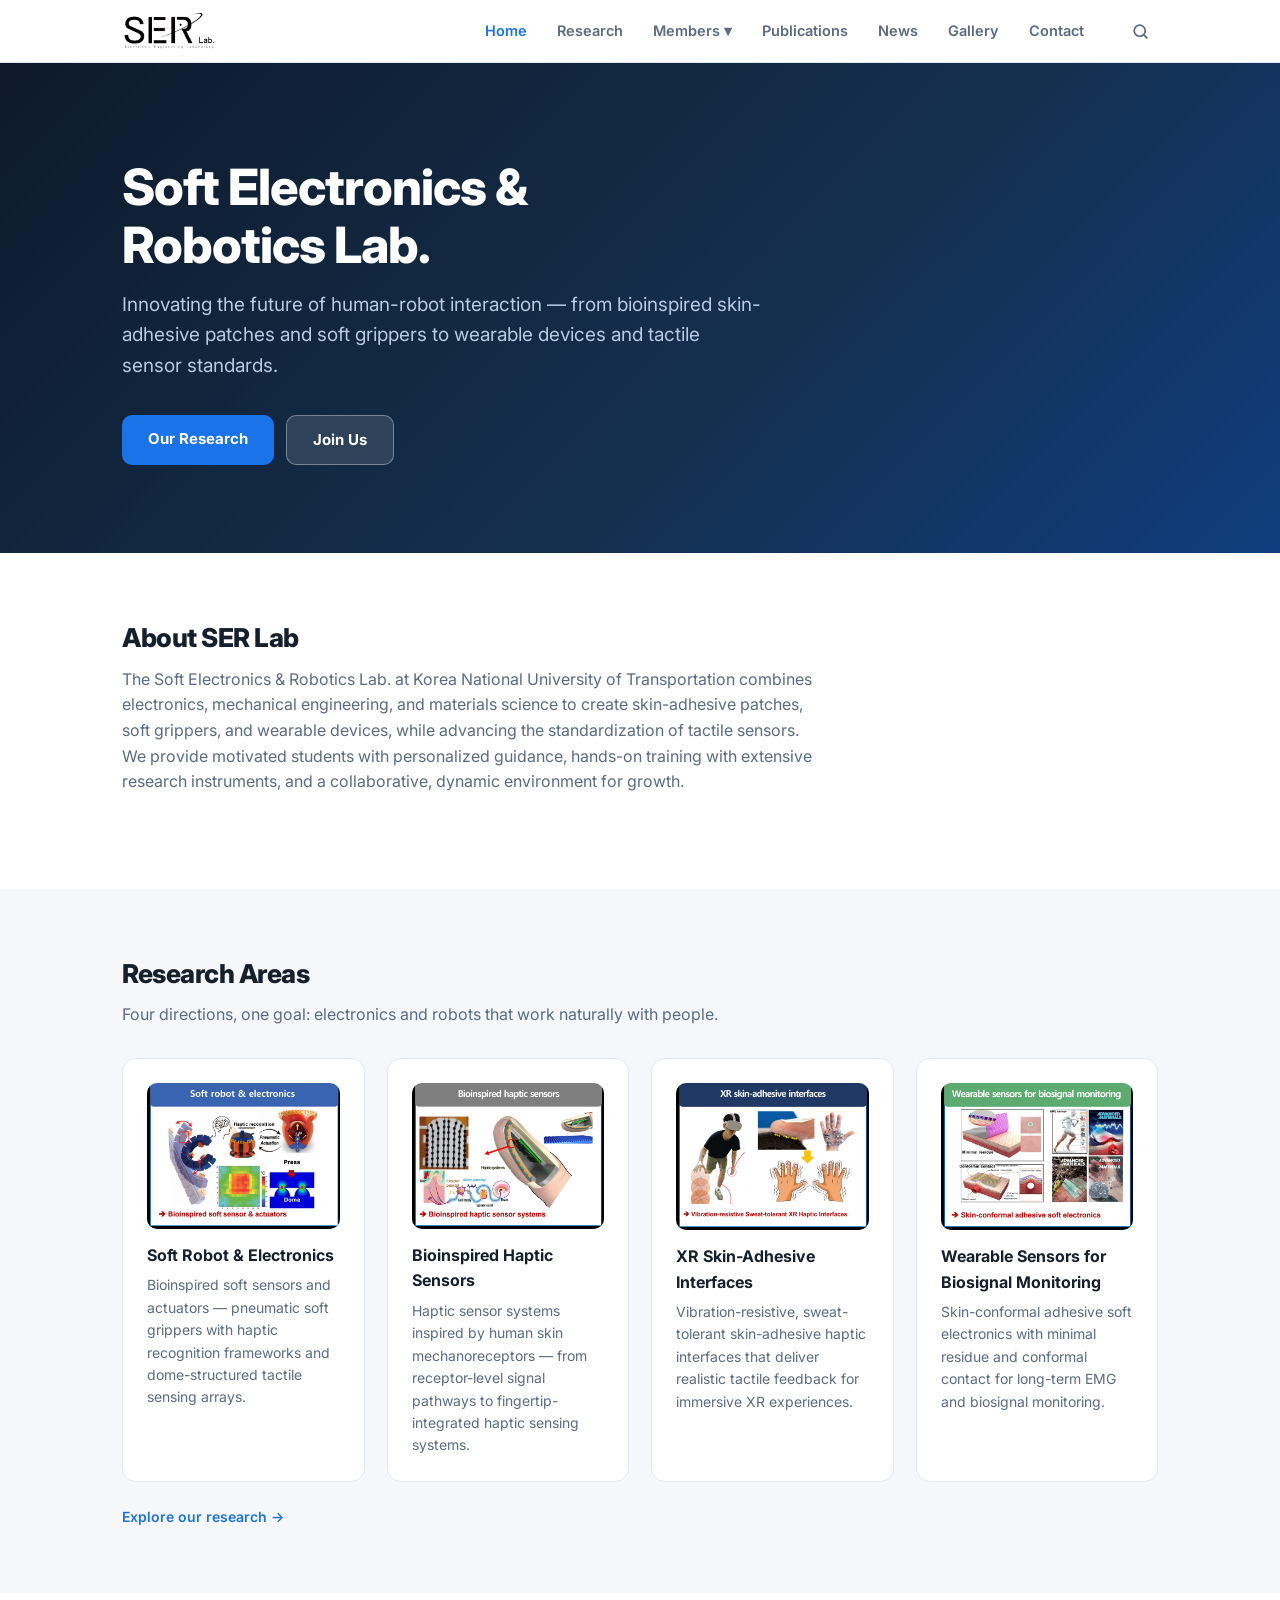
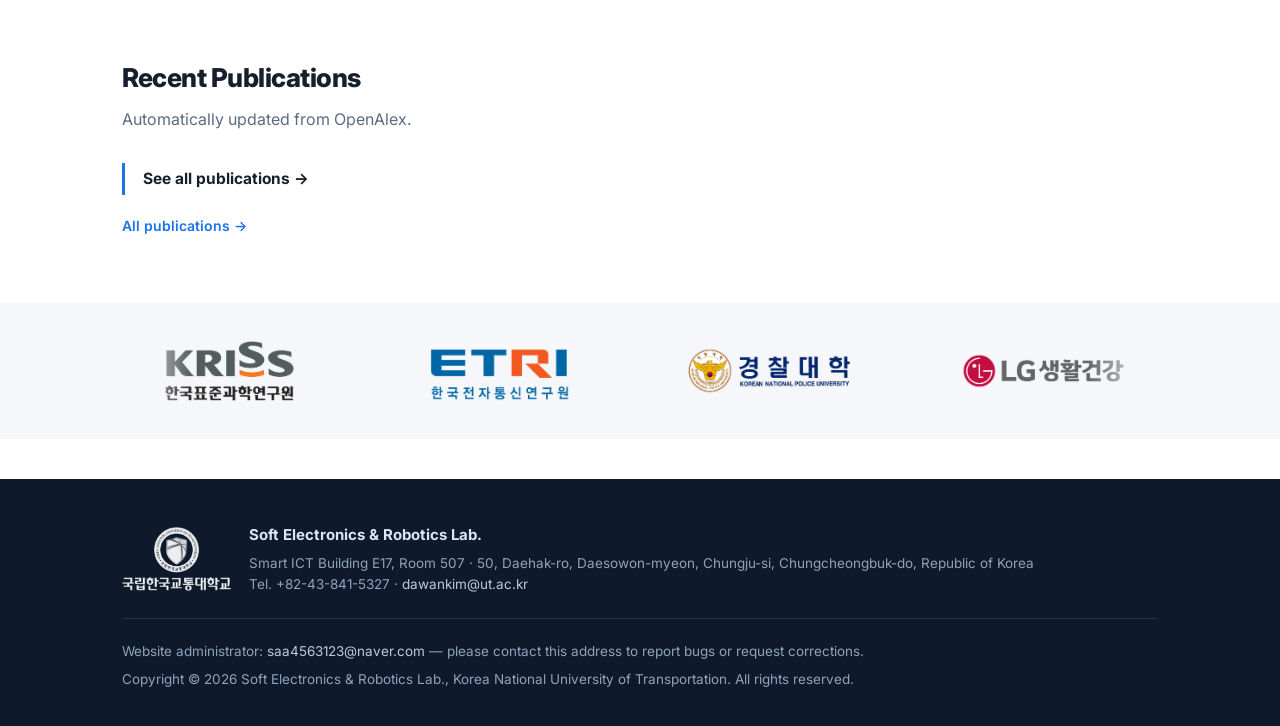
<file: index.html>
<!DOCTYPE html>
<html lang="en">
<head>
<meta charset="UTF-8">
<meta name="viewport" content="width=device-width, initial-scale=1.0">
<title>SER Lab — Soft Electronics & Robotics Lab</title>
<link rel="icon" type="image/png" sizes="32x32" href="images/favicon-32.png">
<link rel="icon" type="image/png" sizes="192x192" href="images/favicon-192.png">
<link rel="apple-touch-icon" href="images/apple-touch-icon.png">
<meta name="description" content="Soft Electronics & Robotics Lab at Korea National University of Transportation — skin-adhesive patches, soft grippers, wearable devices, and tactile sensor standardization.">
<link rel="preconnect" href="https://fonts.googleapis.com">
<link href="https://fonts.googleapis.com/css2?family=Inter:wght@400;600;700;800&display=swap" rel="stylesheet">
<link rel="stylesheet" href="css/style.css?v=36">
</head>
<body>

<section class="hero">
  <div class="wrap">
    <h1>Soft Electronics &amp;<br>Robotics Lab.</h1>
    <p class="tag">Innovating the future of human-robot interaction — from bioinspired
      skin-adhesive patches and soft grippers to wearable devices and tactile sensor standards.</p>
    <div class="cta">
      <a class="btn" href="research.html">Our Research</a>
      <a class="btn ghost" href="contact.html">Join Us</a>
    </div>
  </div>
</section>

<section class="sec">
  <div class="wrap">
    <h2>About SER Lab</h2>
    <p class="sub">
      The Soft Electronics &amp; Robotics Lab. at Korea National University of Transportation
      combines electronics, mechanical engineering, and materials science to create
      skin-adhesive patches, soft grippers, and wearable devices, while advancing the
      standardization of tactile sensors. We provide motivated students with personalized
      guidance, hands-on training with extensive research instruments, and a collaborative,
      dynamic environment for growth.
    </p>
  </div>
</section>

<section class="sec alt">
  <div class="wrap">
    <h2>Research Areas</h2>
    <p class="sub">Four directions, one goal: electronics and robots that work naturally with people.</p>
    <div class="grid c4" id="research-cards"></div>
    <p style="margin-top:22px"><a class="more" href="research.html">Explore our research →</a></p>
  </div>
</section>

<section class="sec">
  <div class="wrap">
    <h2>Recent Publications</h2>
    <p class="sub">Automatically updated from OpenAlex.</p>
    <div id="recent-pubs"><div class="recent-pub"><div class="t">Loading…</div></div></div>
    <p><a class="more" href="publications.html">All publications →</a></p>
  </div>
</section>

<section class="sec alt partners">
  <div class="wrap">
    <div class="marquee" id="partner-marquee"><div class="track"></div></div>
  </div>
</section>

<script src="data/site-data.js?v=36"></script>
<script src="js/content.js?v=36"></script>
<script src="js/common.js?v=36"></script>
<script>
"use strict";
// 연구 분야 카드 — research/ 폴더의 파일에서 자동으로 (Research 페이지와 같은 출처)
// 홈에는 순번이 빠른 4개(R-001~004)만 표시하고, 전체 목록은 Research 페이지에서 보여줍니다
loadResearch().then(list => {
  document.getElementById("research-cards").innerHTML = list.slice(0, 4).map(r => `
    <a class="card" href="research.html" style="color:inherit;text-decoration:none">
      ${r.image ? `<img class="fig" src="${encodeURI(r.image)}" alt="${r.title}" onerror="this.remove()" loading="lazy">` : ""}
      <h3 class="rt">${r.title}</h3>
      <p>${r.desc}</p>
    </a>`).join("");
});

// 협력 기관 회전 배너 — 목록을 두 번 이어붙여 끊김 없이 무한 순환
(() => {
  const one = window.SITE.partners.map(p => `
    <a href="${p.url}" target="_blank" rel="noopener" title="${p.name}">
      <img src="${p.img}" alt="${p.name}"
           onerror="this.outerHTML='<span class=txt>'+this.alt+'</span>'">
    </a>`).join("");
  const track = document.querySelector("#partner-marquee .track");
  track.innerHTML = one + one;
  track.style.setProperty("--dur", (window.SITE.partners.length * 4.5) + "s");   // 로고 1개당 4.5초 (크기에 맞춘 속도)
})();

// 최근 논문 3편 자동 로딩
(async () => {
  const box = document.getElementById("recent-pubs");
  try {
    const r = await fetch(`https://api.openalex.org/works?filter=authorships.author.id:${window.SITE.pub.authorId}` +
      `&per-page=3&sort=publication_date:desc&select=display_name,doi,publication_year,primary_location&mailto=${window.SITE.pub.mailto}`);
    const d = await r.json();
    box.innerHTML = d.results.map(w => `
      <div class="recent-pub">
        <div class="t"><a href="${w.doi || "publications.html"}" target="_blank" rel="noopener"
          style="color:inherit">${w.display_name}</a></div>
        <div class="v">${w.primary_location?.source?.display_name || ""}, ${w.publication_year}</div>
      </div>`).join("");
  } catch {
    box.innerHTML = `<div class="recent-pub"><div class="t">
      <a href="publications.html" style="color:inherit">See all publications →</a></div></div>`;
  }
})();
</script>
</body>
</html>
</file>
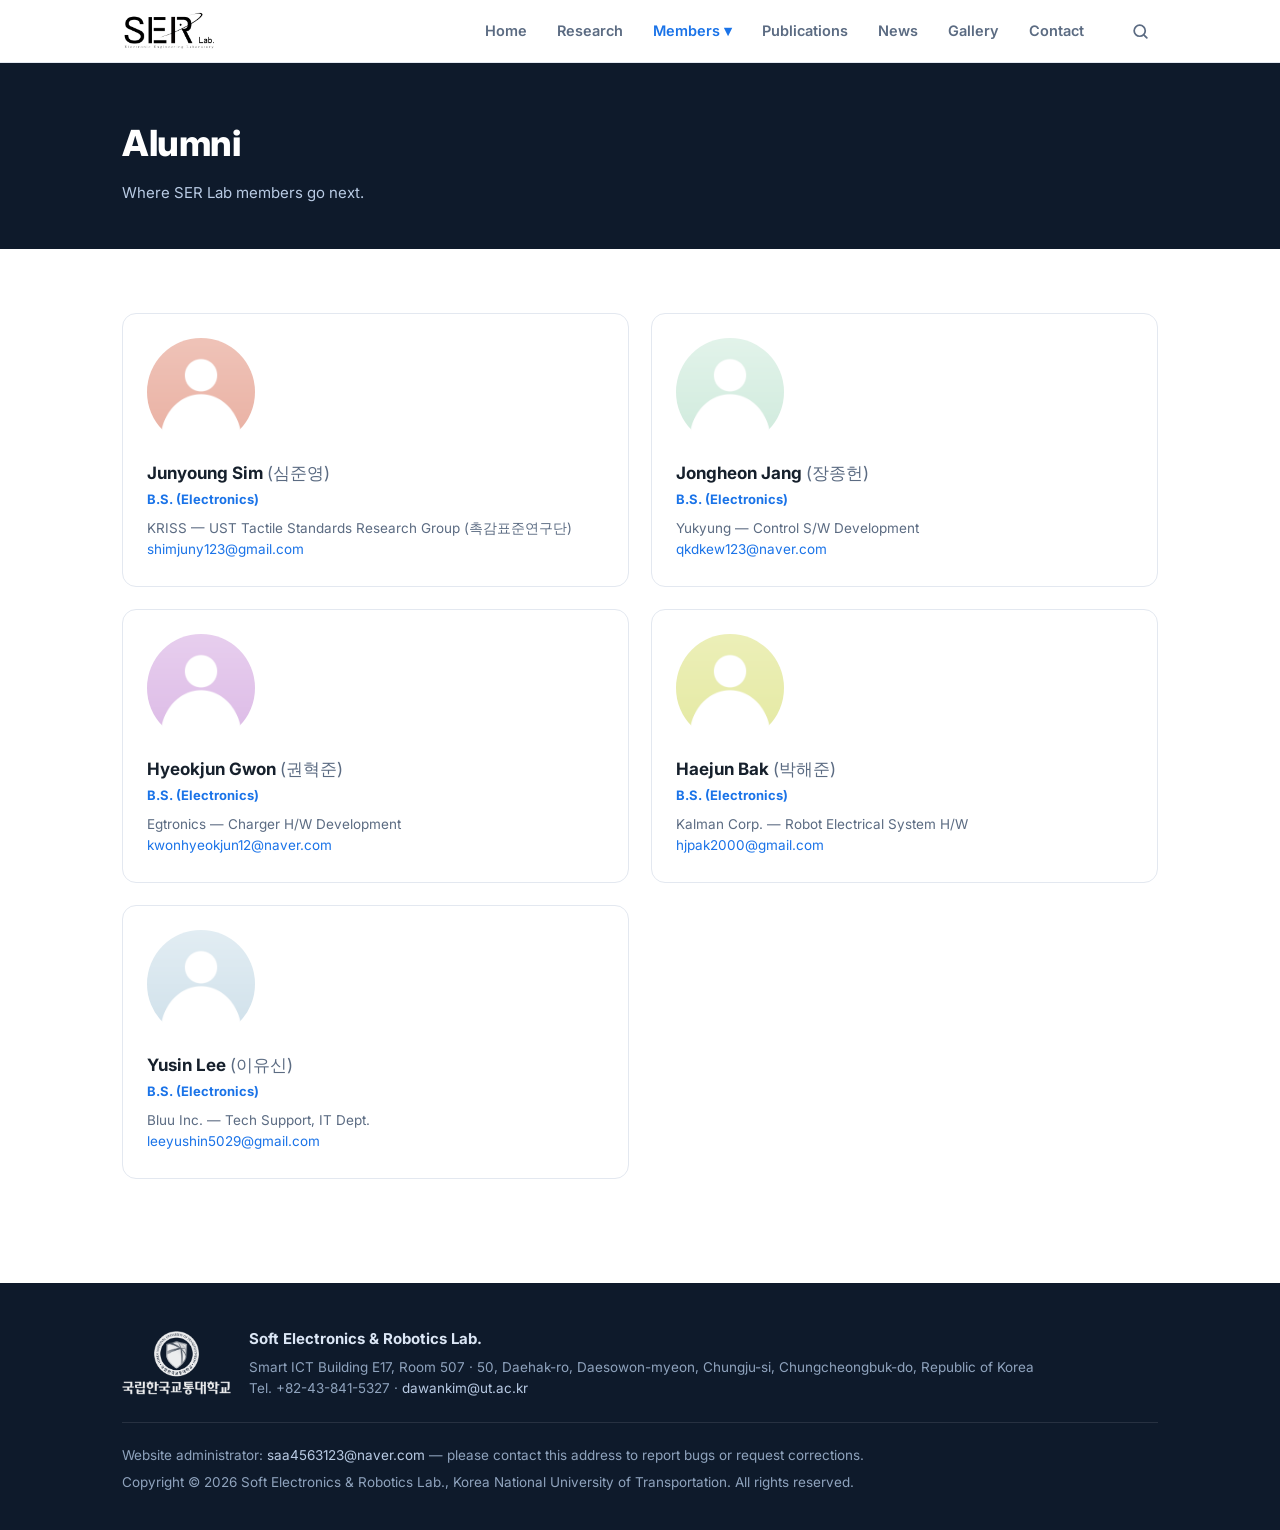
<file: alumni.html>
<!DOCTYPE html>
<html lang="en">
<head>
<meta charset="UTF-8">
<meta name="viewport" content="width=device-width, initial-scale=1.0">
<title>Alumni — SER Lab</title>
<link rel="icon" type="image/png" sizes="32x32" href="images/favicon-32.png">
<link rel="icon" type="image/png" sizes="192x192" href="images/favicon-192.png">
<link rel="apple-touch-icon" href="images/apple-touch-icon.png">
<link rel="preconnect" href="https://fonts.googleapis.com">
<link href="https://fonts.googleapis.com/css2?family=Inter:wght@400;600;700;800&display=swap" rel="stylesheet">
<link rel="stylesheet" href="css/style.css?v=36">
</head>
<body>

<section class="pagehead">
  <div class="wrap">
    <h1>Alumni</h1>
    <p>Where SER Lab members go next.</p>
  </div>
</section>

<section class="sec">
  <div class="wrap">
    <div class="grid c2" id="alumni-cards"></div>
  </div>
</section>

<script src="data/site-data.js?v=36"></script>
<script src="js/content.js?v=36"></script>
<script src="js/common.js?v=36"></script>
<script>
"use strict";
// 졸업생 = members/ 폴더의 ALU- 파일들. 순번(001, 002…)이 곧 졸업 순서입니다.
document.addEventListener("DOMContentLoaded", () => loadMembers().then(M => {
  const el = document.getElementById("alumni-cards");
  el.innerHTML = M.ALU.map(a => `
    <div class="card person" id="${a.base || ""}">
      ${avatarHtml(a)}
      ${tagsHtml(a.tags)}
      <div class="nm">${a.name} <span style="font-weight:400;color:var(--sub)">(${a.kor})</span></div>
      <div class="role">${a.degree}</div>
      <div class="info">${a.now || ""}${a.now && (a.email || a.scholar) ? "<br>" : ""}${[a.email ? `<a href="mailto:${a.email}">${a.email}</a>` : "", a.scholar ? `<a href="${a.scholar}" target="_blank" rel="noopener">Google Scholar</a>` : ""].filter(Boolean).join(" · ")}</div>
    </div>`).join("");
  attachAvatarFallback(el);   // 사진이 안 열리면 한 번 재시도 후 이니셜로
  equalizeCards(el);          // 카드 높이 통일
}));
</script>
</body>
</html>
</file>
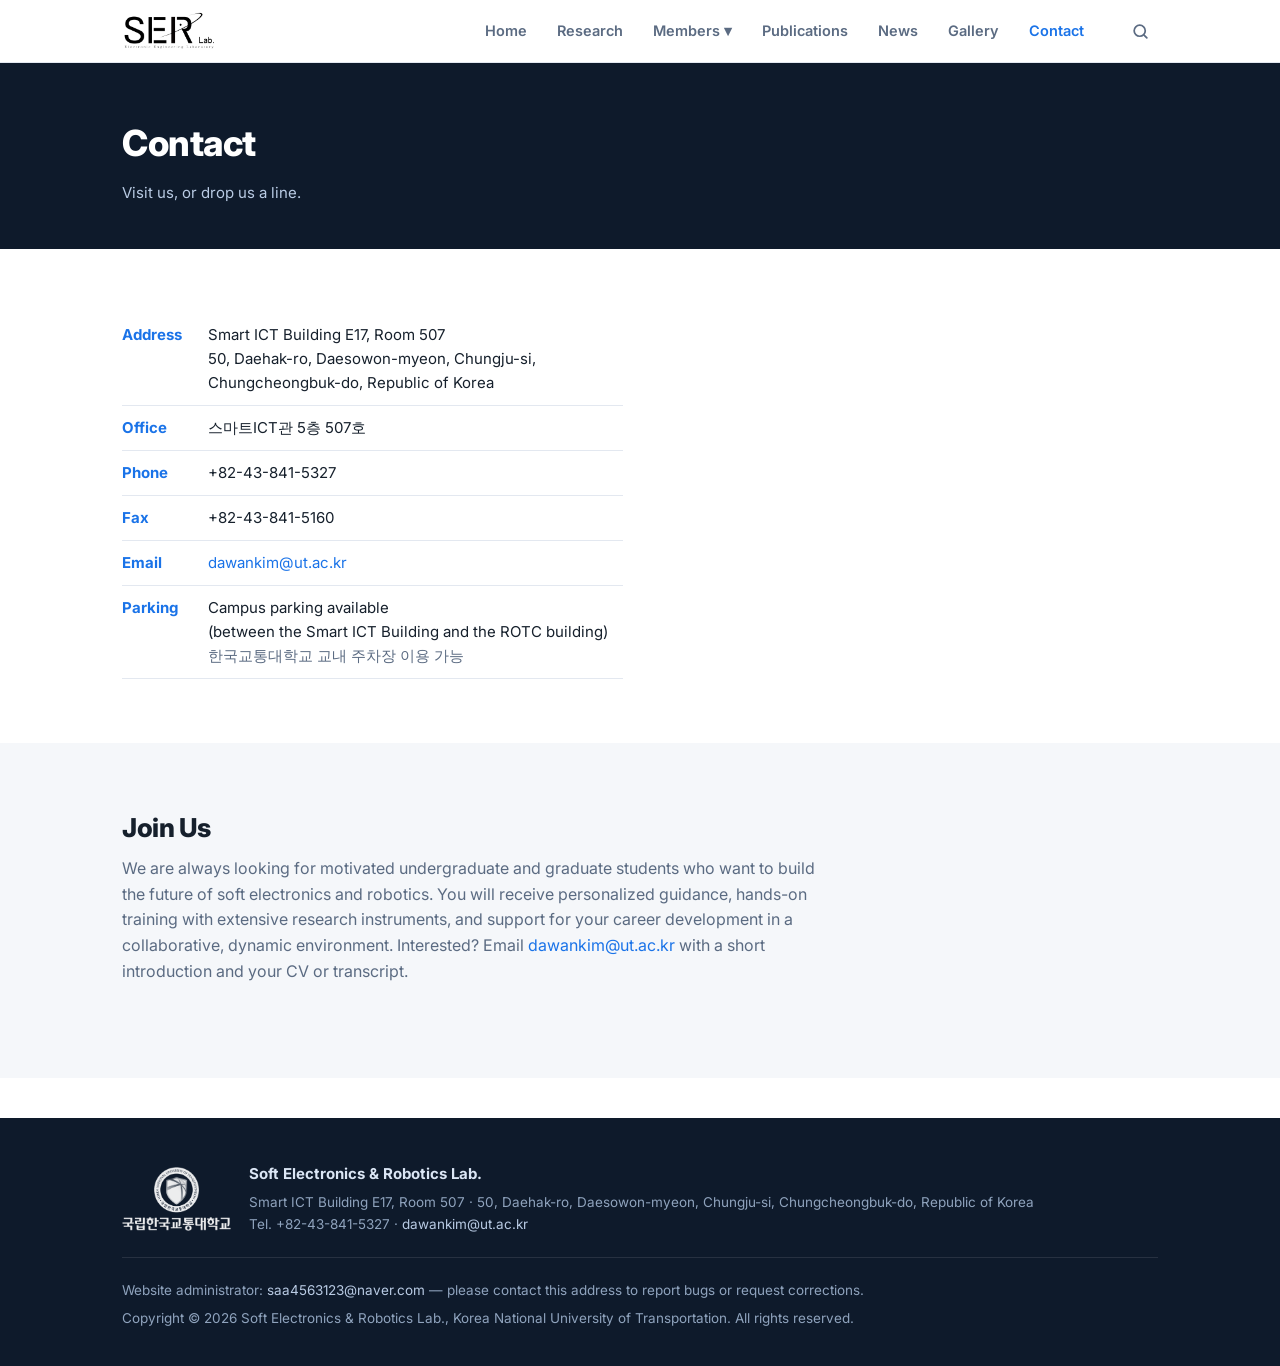
<file: contact.html>
<!DOCTYPE html>
<html lang="en">
<head>
<meta charset="UTF-8">
<meta name="viewport" content="width=device-width, initial-scale=1.0">
<title>Contact — SER Lab</title>
<link rel="icon" type="image/png" sizes="32x32" href="images/favicon-32.png">
<link rel="icon" type="image/png" sizes="192x192" href="images/favicon-192.png">
<link rel="apple-touch-icon" href="images/apple-touch-icon.png">
<link rel="preconnect" href="https://fonts.googleapis.com">
<link href="https://fonts.googleapis.com/css2?family=Inter:wght@400;600;700;800&display=swap" rel="stylesheet">
<link rel="stylesheet" href="css/style.css?v=36">
</head>
<body>

<section class="pagehead">
  <div class="wrap">
    <h1>Contact</h1>
    <p>Visit us, or drop us a line.</p>
  </div>
</section>

<section class="sec">
  <div class="wrap">
    <div class="contact-grid">
      <div>
        <ul class="clist">
          <li><b>Address</b><span>Smart ICT Building E17, Room 507<br>
            50, Daehak-ro, Daesowon-myeon, Chungju-si,<br>
            Chungcheongbuk-do, Republic of Korea</span></li>
          <li><b>Office</b><span>스마트ICT관 5층 507호</span></li>
          <li><b>Phone</b><span>+82-43-841-5327</span></li>
          <li><b>Fax</b><span>+82-43-841-5160</span></li>
          <li><b>Email</b><span><a href="mailto:dawankim@ut.ac.kr">dawankim@ut.ac.kr</a></span></li>
          <li><b>Parking</b><span>Campus parking available<br>
            (between the Smart ICT Building and the ROTC building)<br>
            <span style="color:var(--sub)">한국교통대학교 교내 주차장 이용 가능</span></span></li>
        </ul>
      </div>
      <!-- 지도: 구글 지도 → 공유 → "지도 퍼가기"의 src 주소를 아래 src 에 붙여 넣으면 됩니다 (README 10장) -->
      <iframe title="map" loading="lazy" allowfullscreen referrerpolicy="strict-origin-when-cross-origin"
        src="https://www.google.com/maps/embed?pb=!1m5!3m3!1m2!1s0x3564858366b07ccf%3A0x550eac9b7d37388e!2z7ZWc6rWt6rWQ7Ya164yA7ZWZ6rWQIOyKpOuniO2KuElDVOq0gCAoRTE3KQ!5e0!3m2!1sko!2skr!4v1788698042778!5m2!1sko!2skr"></iframe>
    </div>
  </div>
</section>

<section class="sec alt">
  <div class="wrap">
    <h2>Join Us</h2>
    <p class="sub">
      We are always looking for motivated undergraduate and graduate students who want to
      build the future of soft electronics and robotics. You will receive personalized
      guidance, hands-on training with extensive research instruments, and support for your
      career development in a collaborative, dynamic environment.
      Interested? Email <a href="mailto:dawankim@ut.ac.kr">dawankim@ut.ac.kr</a> with a short
      introduction and your CV or transcript.
    </p>
  </div>
</section>

<script src="data/site-data.js?v=36"></script>
<script src="js/content.js?v=36"></script>
<script src="js/common.js?v=36"></script>
</body>
</html>
</file>
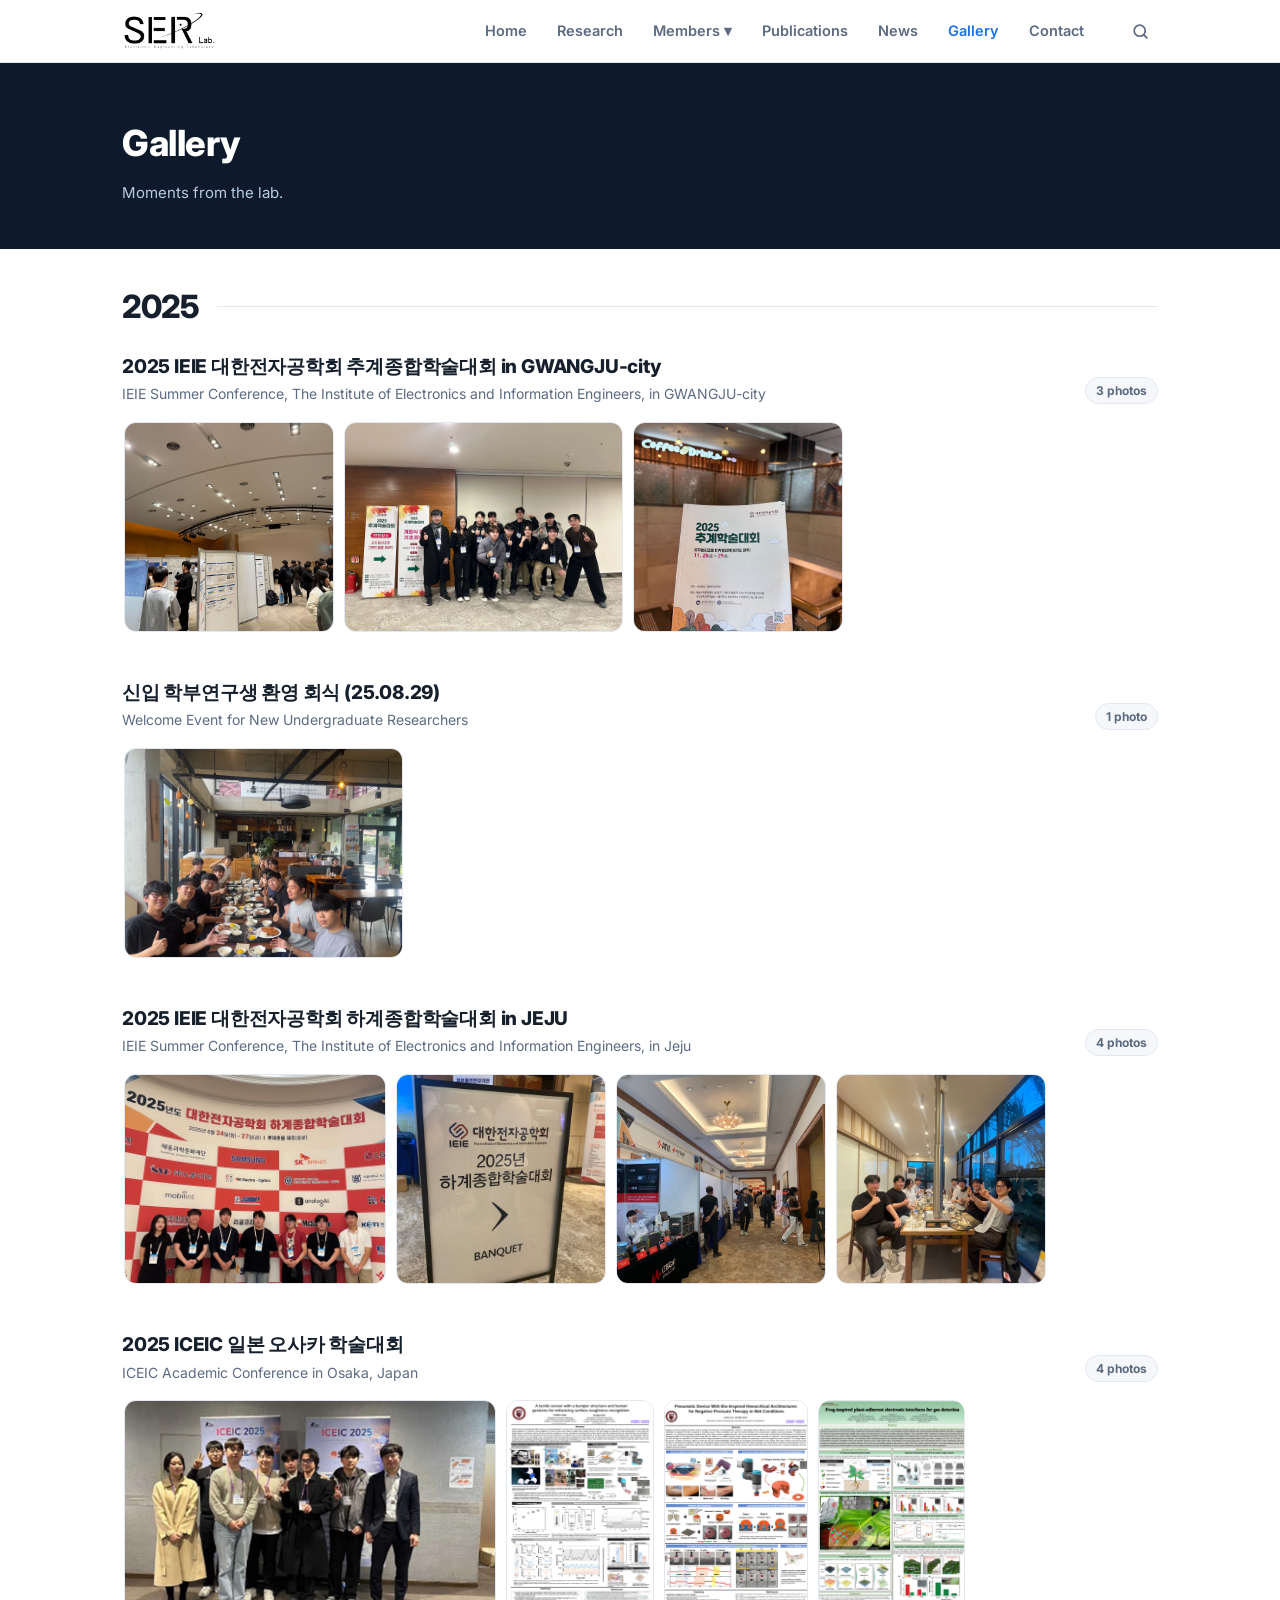
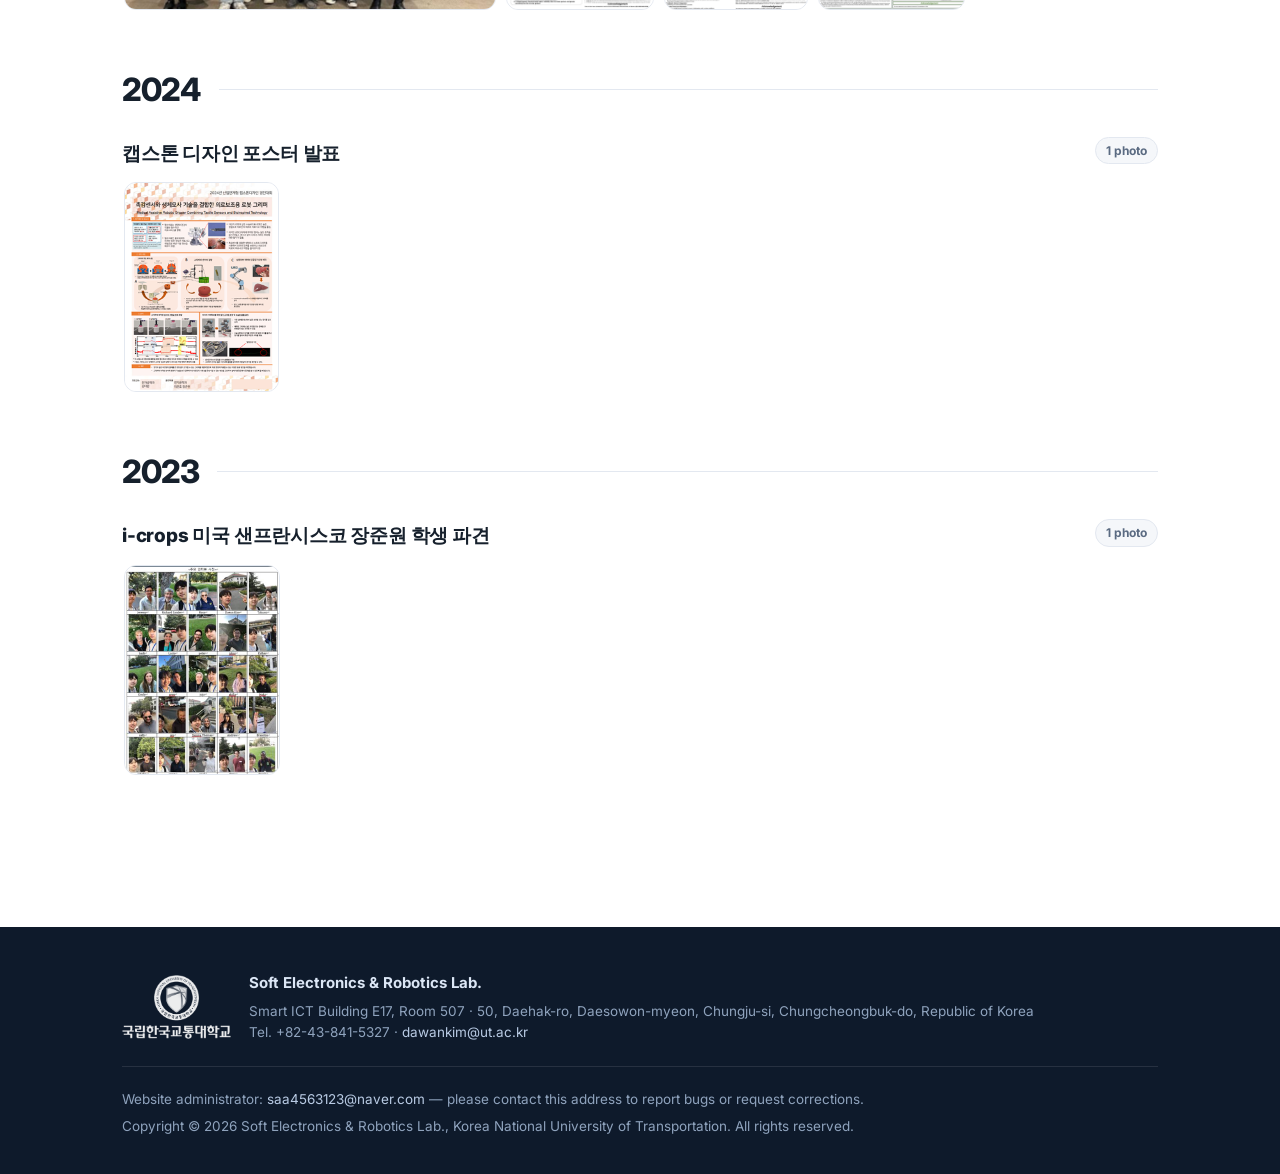
<file: gallery.html>
<!DOCTYPE html>
<html lang="en">
<head>
<meta charset="UTF-8">
<meta name="viewport" content="width=device-width, initial-scale=1.0">
<title>Gallery — SER Lab</title>
<link rel="icon" type="image/png" sizes="32x32" href="images/favicon-32.png">
<link rel="icon" type="image/png" sizes="192x192" href="images/favicon-192.png">
<link rel="apple-touch-icon" href="images/apple-touch-icon.png">
<link rel="preconnect" href="https://fonts.googleapis.com">
<link href="https://fonts.googleapis.com/css2?family=Inter:wght@400;600;700;800&display=swap" rel="stylesheet">
<link rel="stylesheet" href="css/style.css?v=36">
</head>
<body>

<section class="pagehead">
  <div class="wrap">
    <h1>Gallery</h1>
    <p>Moments from the lab.</p>
  </div>
</section>

<section class="sec" style="padding-top:28px">
  <div class="wrap" id="gal-wrap"></div>
</section>

<!-- 사진 확대 보기 -->
<div class="lightbox" id="lb" aria-hidden="true">
  <button class="x" aria-label="close">✕</button>
  <button class="prev" aria-label="previous">‹</button>
  <img alt="">
  <div class="cap"></div>
  <button class="next" aria-label="next">›</button>
</div>

<script src="data/site-data.js?v=36"></script>
<script src="js/content.js?v=36"></script>
<script src="js/common.js?v=36"></script>
<script>
"use strict";
/* 갤러리 = gallery/ 안의 행사 폴더(G-연도-순번-이름)들.
   연도별로 묶고, 행사마다 국문 제목 → 영문 제목 → 사진 가로 띠 순으로 보여줍니다 (README.md 2장). */
document.addEventListener("DOMContentLoaded", async () => {
  const wrap = document.getElementById("gal-wrap");
  const events = await loadGallery();               // 연도 내림차순 → 순번 오름차순
  if (!events.length) { wrap.innerHTML = `<p class="gal-none">Photos coming soon.</p>`; return; }
  const esc = s => String(s).replace(/[&<>"]/g, c => ({ "&": "&amp;", "<": "&lt;", ">": "&gt;", '"': "&quot;" }[c]));

  const byYear = {};
  events.forEach(ev => (byYear[ev.year] ??= []).push(ev));
  wrap.innerHTML = Object.keys(byYear).sort((a, b) => b - a).map(y => `
    <div class="news-year"><b>${y}</b></div>
    ${byYear[y].map(ev => `
    <section class="gal-event" id="${esc(ev.base)}" data-base="${esc(ev.base)}">
      <div class="gal-head">
        <div>
          <h3>${esc(ev.title)}</h3>
          ${ev.titleEn ? `<p>${esc(ev.titleEn)}</p>` : ""}
        </div>
        ${ev.images.length ? `<span class="gal-count">${ev.images.length} photo${ev.images.length > 1 ? "s" : ""}</span>` : ""}
      </div>
      ${ev.images.length ? `
      <div class="gal-strip-wrap">
        <button class="gal-arrow prev" type="button" aria-label="Scroll left" hidden>‹</button>
        <div class="gal-strip">
          ${ev.images.map((src, i) => `<figure><img src="${encodeURI(src)}" alt="${esc(ev.title)} — photo ${i + 1}" loading="lazy"
                onerror="this.closest('figure').remove()"></figure>`).join("")}
        </div>
        <button class="gal-arrow next" type="button" aria-label="Scroll right" hidden>›</button>
      </div>` : `<div class="gal-soon">Photos coming soon</div>`}
    </section>`).join("")}`).join("");

  /* ---- 사진 띠: 넘칠 때만 좌우 화살표·가장자리 흐림 ---- */
  const wraps = [...wrap.querySelectorAll(".gal-strip-wrap")];
  const update = w => {
    const s = w.querySelector(".gal-strip"), over = s.scrollWidth > s.clientWidth + 2;
    const atStart = s.scrollLeft <= 2, atEnd = s.scrollLeft + s.clientWidth >= s.scrollWidth - 2;
    w.querySelector(".prev").hidden = !over || atStart;
    w.querySelector(".next").hidden = !over || atEnd;
    w.classList.toggle("fade-l", over && !atStart);
    w.classList.toggle("fade-r", over && !atEnd);
  };
  wraps.forEach(w => {
    const s = w.querySelector(".gal-strip");
    s.addEventListener("scroll", () => update(w), { passive: true });
    w.querySelector(".prev").onclick = () => s.scrollBy({ left: -s.clientWidth * 0.8, behavior: "smooth" });
    w.querySelector(".next").onclick = () => s.scrollBy({ left: s.clientWidth * 0.8, behavior: "smooth" });
    s.querySelectorAll("img").forEach(im => im.addEventListener("load", () => update(w)));   // 사진이 늦게 로드되면 폭이 바뀜
    update(w);
  });
  window.addEventListener("resize", () => wraps.forEach(update));

  /* ---- 확대 보기: 클릭 → 크게, ←/→ 로 같은 행사 사진 넘기기, ESC 닫기 ---- */
  const lb = document.getElementById("lb");
  const lbImg = lb.querySelector("img"), lbCap = lb.querySelector(".cap");
  let curEv = null, cur = 0;
  const show = (ev, i) => {
    curEv = ev; cur = (i + ev.images.length) % ev.images.length;
    lbImg.src = encodeURI(ev.images[cur]);
    lbCap.innerHTML = `<b>${esc(ev.title)}</b>${ev.titleEn ? `<p>${esc(ev.titleEn)}</p>` : ""}<span class="n">${cur + 1} / ${ev.images.length}</span>`;
    lb.classList.add("on"); lb.setAttribute("aria-hidden", "false");
  };
  const hide = () => { lb.classList.remove("on"); lb.setAttribute("aria-hidden", "true"); lbImg.src = ""; };
  wrap.addEventListener("click", e => {
    const f = e.target.closest(".gal-strip figure");
    if (!f) return;
    const ev = events.find(x => x.base === f.closest(".gal-event").dataset.base);
    const i = ev ? ev.images.findIndex(src => encodeURI(src) === f.querySelector("img").getAttribute("src")) : -1;
    if (i >= 0) show(ev, i);
  });
  lb.querySelector(".x").onclick = hide;
  lb.querySelector(".prev").onclick = e => { e.stopPropagation(); show(curEv, cur - 1); };
  lb.querySelector(".next").onclick = e => { e.stopPropagation(); show(curEv, cur + 1); };
  lb.addEventListener("click", e => { if (e.target === lb || e.target === lbImg) hide(); });
  document.addEventListener("keydown", e => {
    if (!lb.classList.contains("on")) return;
    if (e.key === "Escape") hide();
    if (e.key === "ArrowLeft") show(curEv, cur - 1);
    if (e.key === "ArrowRight") show(curEv, cur + 1);
  });
});
</script>
</body>
</html>
</file>
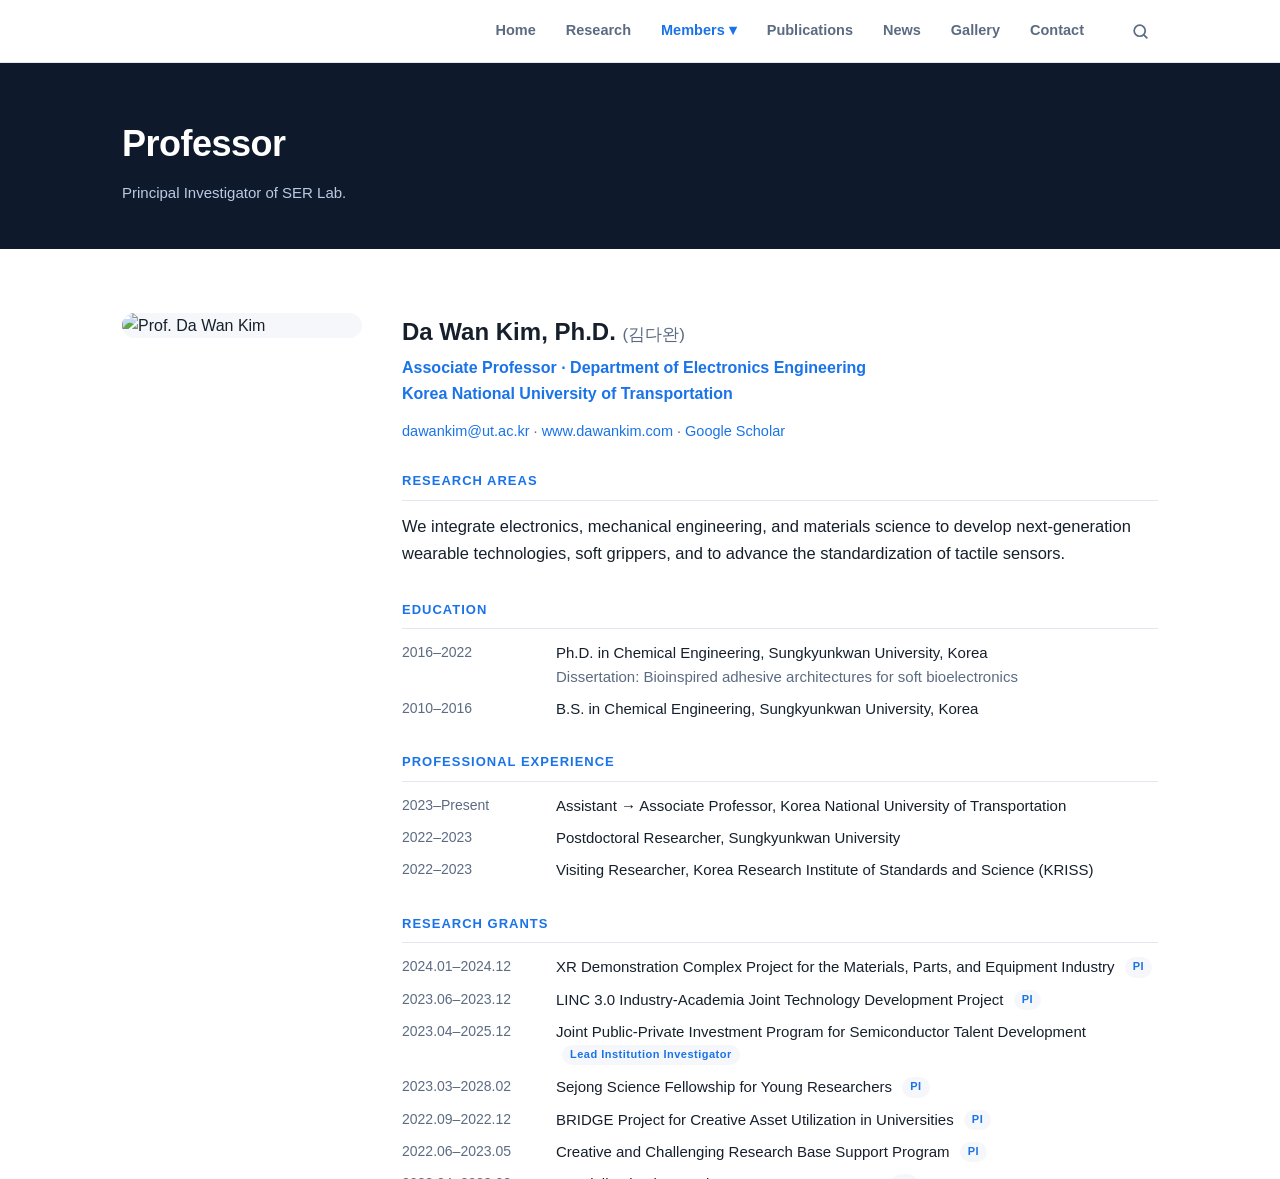
<file: members.html>
<!DOCTYPE html>
<html lang="en">
<head>
<meta charset="UTF-8">
<!-- 구성원 페이지가 과정별로 분리되어 professor.html 로 이동합니다 (구 링크 호환용) -->
<meta http-equiv="refresh" content="0; url=professor.html">
<title>Members — SER Lab</title>
<link rel="icon" type="image/png" sizes="32x32" href="images/favicon-32.png">
<link rel="icon" type="image/png" sizes="192x192" href="images/favicon-192.png">
<link rel="apple-touch-icon" href="images/apple-touch-icon.png">
</head>
<body>
<p><a href="professor.html">Redirecting to Members…</a></p>
</body>
</html>
</file>
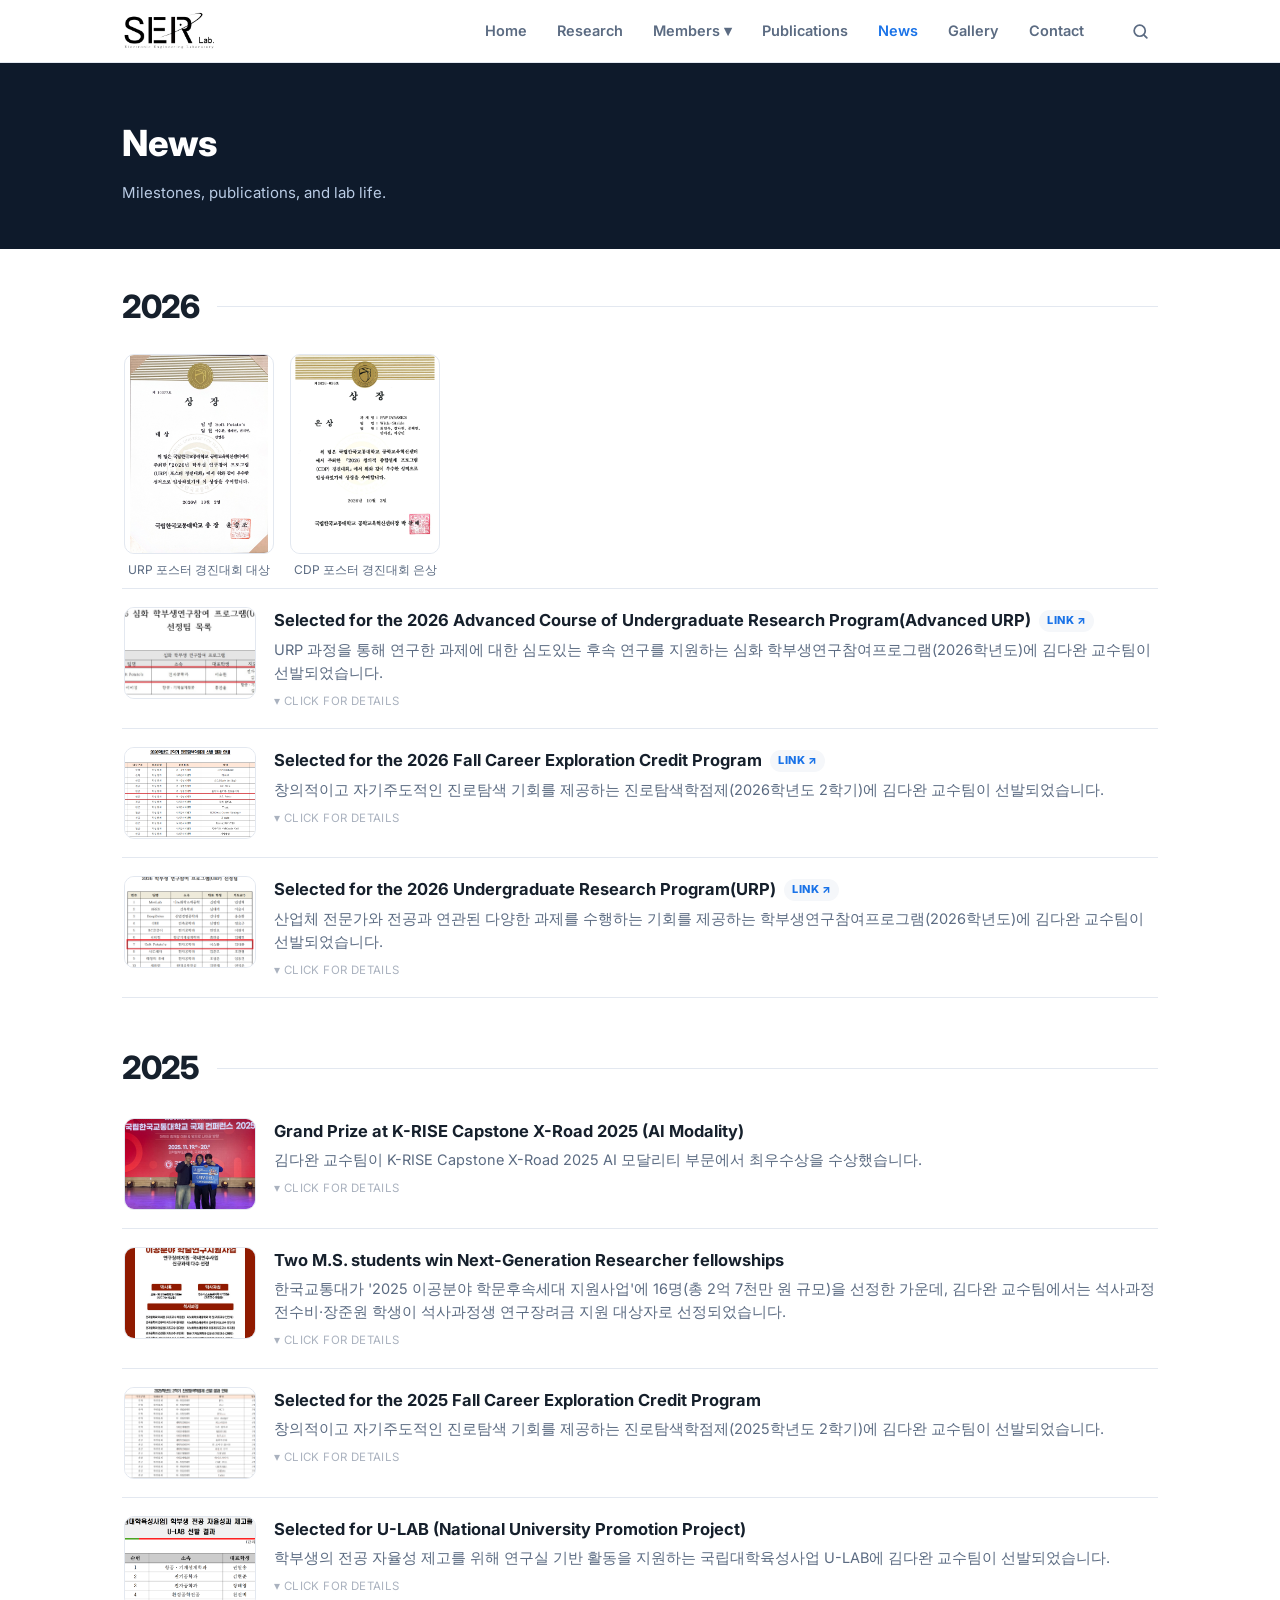
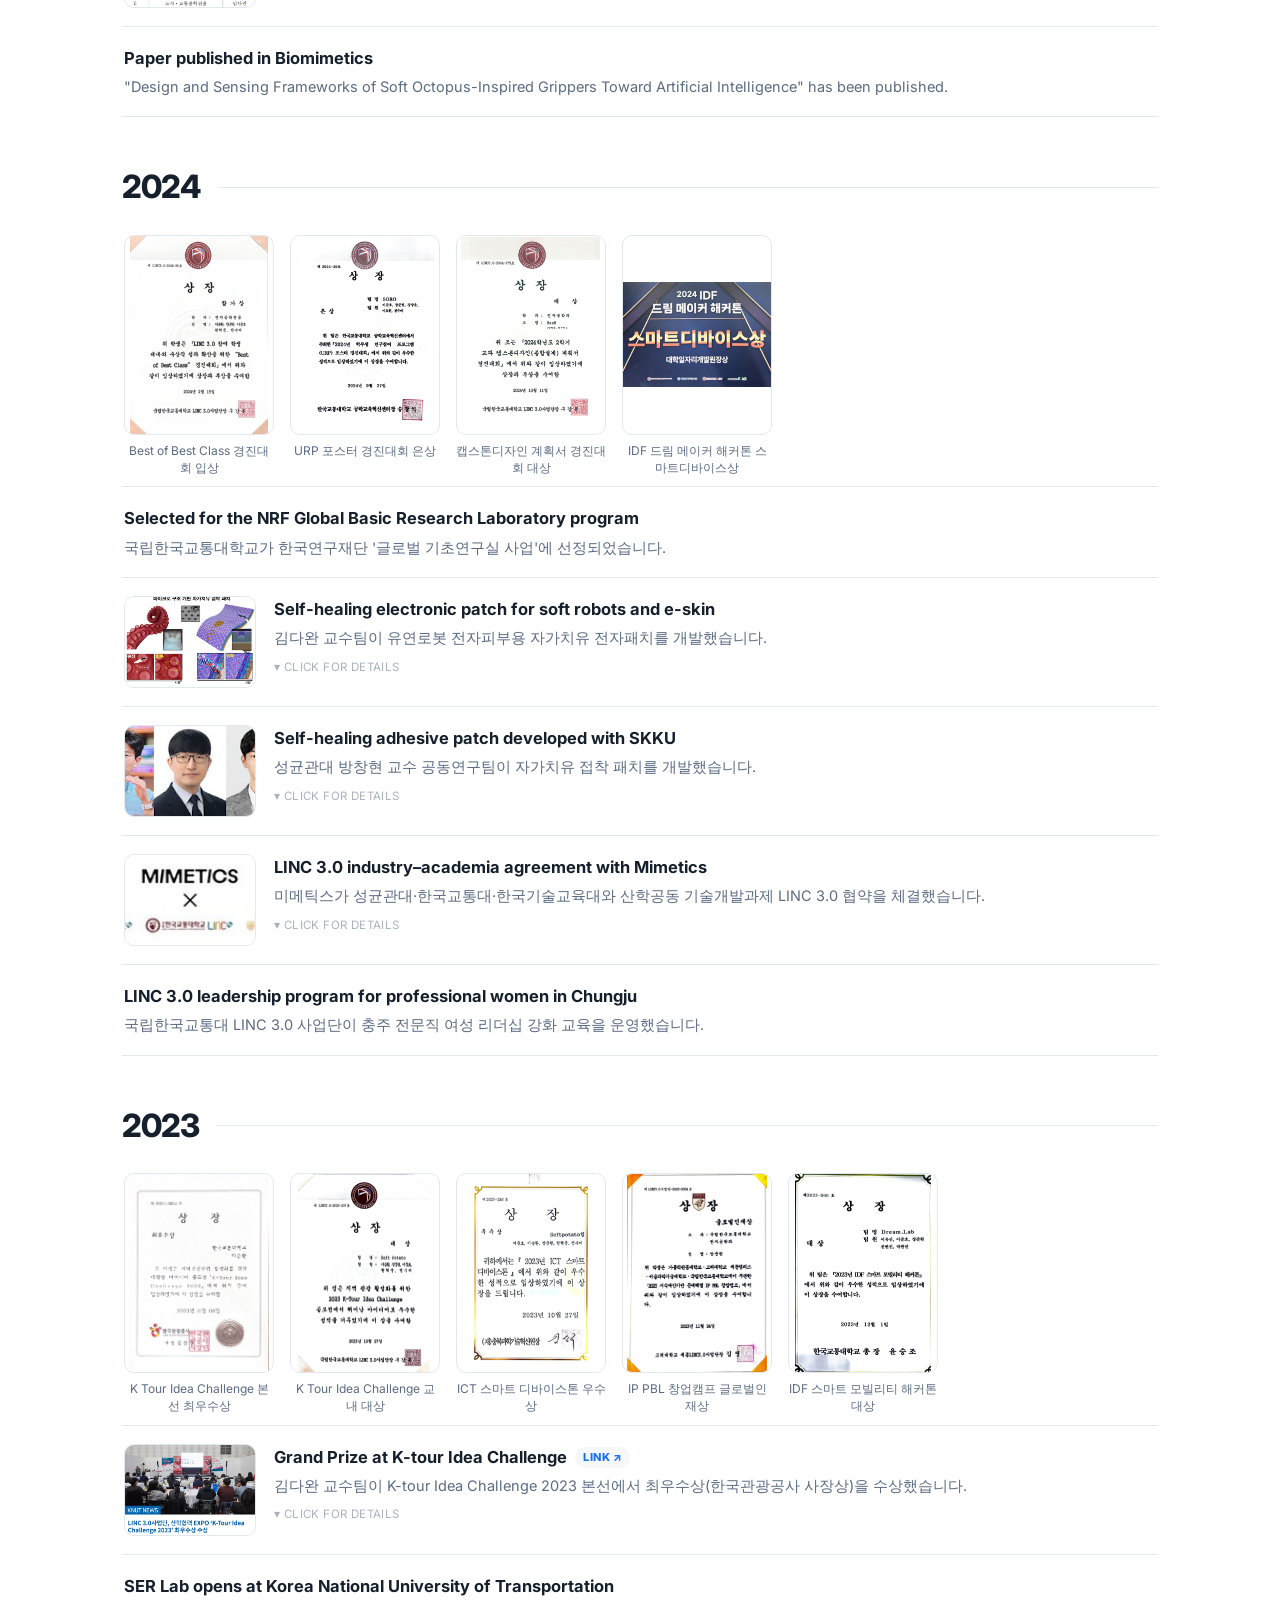
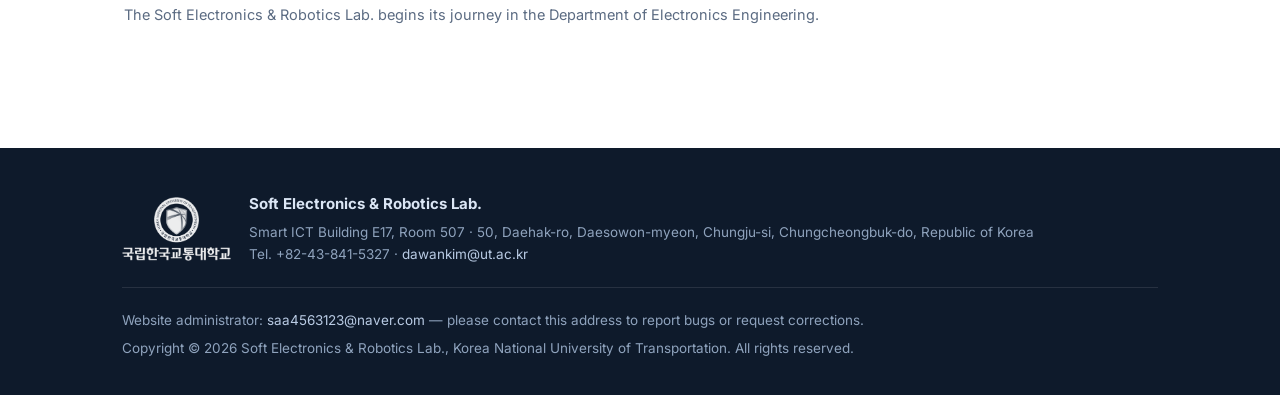
<file: news.html>
<!DOCTYPE html>
<html lang="en">
<head>
<meta charset="UTF-8">
<meta name="viewport" content="width=device-width, initial-scale=1.0">
<title>News — SER Lab</title>
<link rel="icon" type="image/png" sizes="32x32" href="images/favicon-32.png">
<link rel="icon" type="image/png" sizes="192x192" href="images/favicon-192.png">
<link rel="apple-touch-icon" href="images/apple-touch-icon.png">
<link rel="preconnect" href="https://fonts.googleapis.com">
<link href="https://fonts.googleapis.com/css2?family=Inter:wght@400;600;700;800&display=swap" rel="stylesheet">
<link rel="stylesheet" href="css/style.css?v=36">
</head>
<body>

<section class="pagehead">
  <div class="wrap">
    <h1>News</h1>
    <p>Milestones, publications, and lab life.</p>
  </div>
</section>

<section class="sec" style="padding-top:28px">
  <div class="wrap" id="news-list"></div>
</section>

<script src="data/site-data.js?v=36"></script>
<script src="js/content.js?v=36"></script>
<script src="js/common.js?v=36"></script>
<script>
"use strict";
/* 뉴스 = data/news.txt. 파일 맨 아래에 소식을 이어 붙이면 여기에는 최신순으로 표시됩니다.
   '링크:' 를 채운 소식은 제목 옆에 LINK 표시가 붙고, 내용 칸을 누르면 그 주소로 이동합니다. */
document.addEventListener("DOMContentLoaded", async () => {
  const el = document.getElementById("news-list");
  let list = [], awards = {};
  try { list = await loadNews(); }
  catch (e) { el.innerHTML = `<p style="color:var(--sub)">뉴스 목록(data/news.txt)을 읽지 못했습니다.</p>`; return; }
  try { awards = await loadAwards(); } catch (e) { console.warn("상장 목록을 읽지 못했습니다:", e.message); }

  // 연도별로 묶어 표시 (Publications 페이지와 같은 형식, 최신 연도가 위).
  // 사진이 있으면 왼쪽에 일정한 규격의 썸네일로, 본문·사진이 있는 소식은
  // (멤버 카드처럼) 칸을 누르면 아래로 펼쳐지며 원본 사진과 전체 내용이 보입니다.
  const item = n => {
    const expandable = !!(n.body || n.img);
    // 펼쳐지는 소식에서는 LINK 표시 자체가 링크가 되고, 칸 클릭은 펼침이 됩니다
    const badge = asLink => !n.link ? "" : asLink
      ? `<a class="ext" href="${n.link}" target="_blank" rel="noopener">LINK ↗</a>`
      : `<span class="ext">LINK ↗</span>`;
    const head = asLink => `
      ${n.img ? `<img class="thumb" src="${encodeURI(n.img)}" alt="" loading="lazy" onerror="this.remove()">` : ""}
      <div>
        <h3>${n.title}${badge(asLink)}</h3>
        <p>${n.text || ""}</p>
        ${expandable ? `<div class="hint">▾ CLICK FOR DETAILS</div>` : ""}
      </div>`;
    if (!expandable) {
      // 펼칠 내용이 없으면 예전처럼: 링크가 있을 때 칸 전체가 링크
      return `
    <div class="news-item${n.link ? " linked" : ""}" id="${newsId(n)}">
      ${n.link
        ? `<a class="body" href="${n.link}" target="_blank" rel="noopener"><div class="row">${head(false)}</div></a>`
        : `<div class="row">${head(false)}</div>`}
    </div>`;
    }
    return `
    <div class="news-item hasmore" id="${newsId(n)}">
      <div class="row${n.img ? " withthumb" : ""}">${head(true)}</div>
      <div class="more">
        ${n.img ? `<img class="full" src="${encodeURI(n.img)}" alt="" loading="lazy" onerror="this.remove()">` : ""}
        ${n.body ? `<p>${n.body}</p>` : ""}
      </div>
    </div>`;
  };
  // 상장 스트립 — 연도 칸 맨 위에 같은 규격으로 가로 나열, 아래에 상장 이름
  const strip = y => (awards[y] || []).length ? `
    <div class="award-strip">${awards[y].map(a => `
      <a class="award" id="${awardId(a)}" href="${encodeURI(a.image)}" target="_blank" rel="noopener" title="${a.title}">
        <span class="img"><img src="${encodeURI(a.image)}" alt="${a.title}" loading="lazy"
             onerror="this.closest('a').remove()"></span>
        <span class="cap">${a.title}</span>
      </a>`).join("")}
    </div>` : "";

  const byYear = {};
  for (const n of list) {
    const y = (String(n.date).match(/^\d{4}/) || ["기타"])[0];
    (byYear[y] ??= []).push(n);
  }
  for (const y of Object.keys(awards)) byYear[y] ??= [];   // 상장만 있는 연도도 표시
  const years = Object.keys(byYear).sort((a, b) => b.localeCompare(a));
  el.innerHTML = years.length ? years.map(y => `
    <div class="news-year"><b>${y}</b></div>
    ${strip(y)}
    ${byYear[y].map(item).join("")}`).join("") : `<p style="color:var(--sub)">No news yet.</p>`;

  // 클릭으로 펼치고 닫기 — 한 번에 하나만 열림 (링크 클릭은 방해하지 않음)
  el.querySelectorAll(".news-item.hasmore").forEach(card => {
    card.addEventListener("click", e => {
      if (e.target.closest("a")) return;
      const wasOpen = card.classList.contains("open");
      el.querySelectorAll(".news-item.open").forEach(c => c.classList.remove("open"));
      if (!wasOpen) card.classList.add("open");
    });
  });
});
</script>
</body>
</html>
</file>
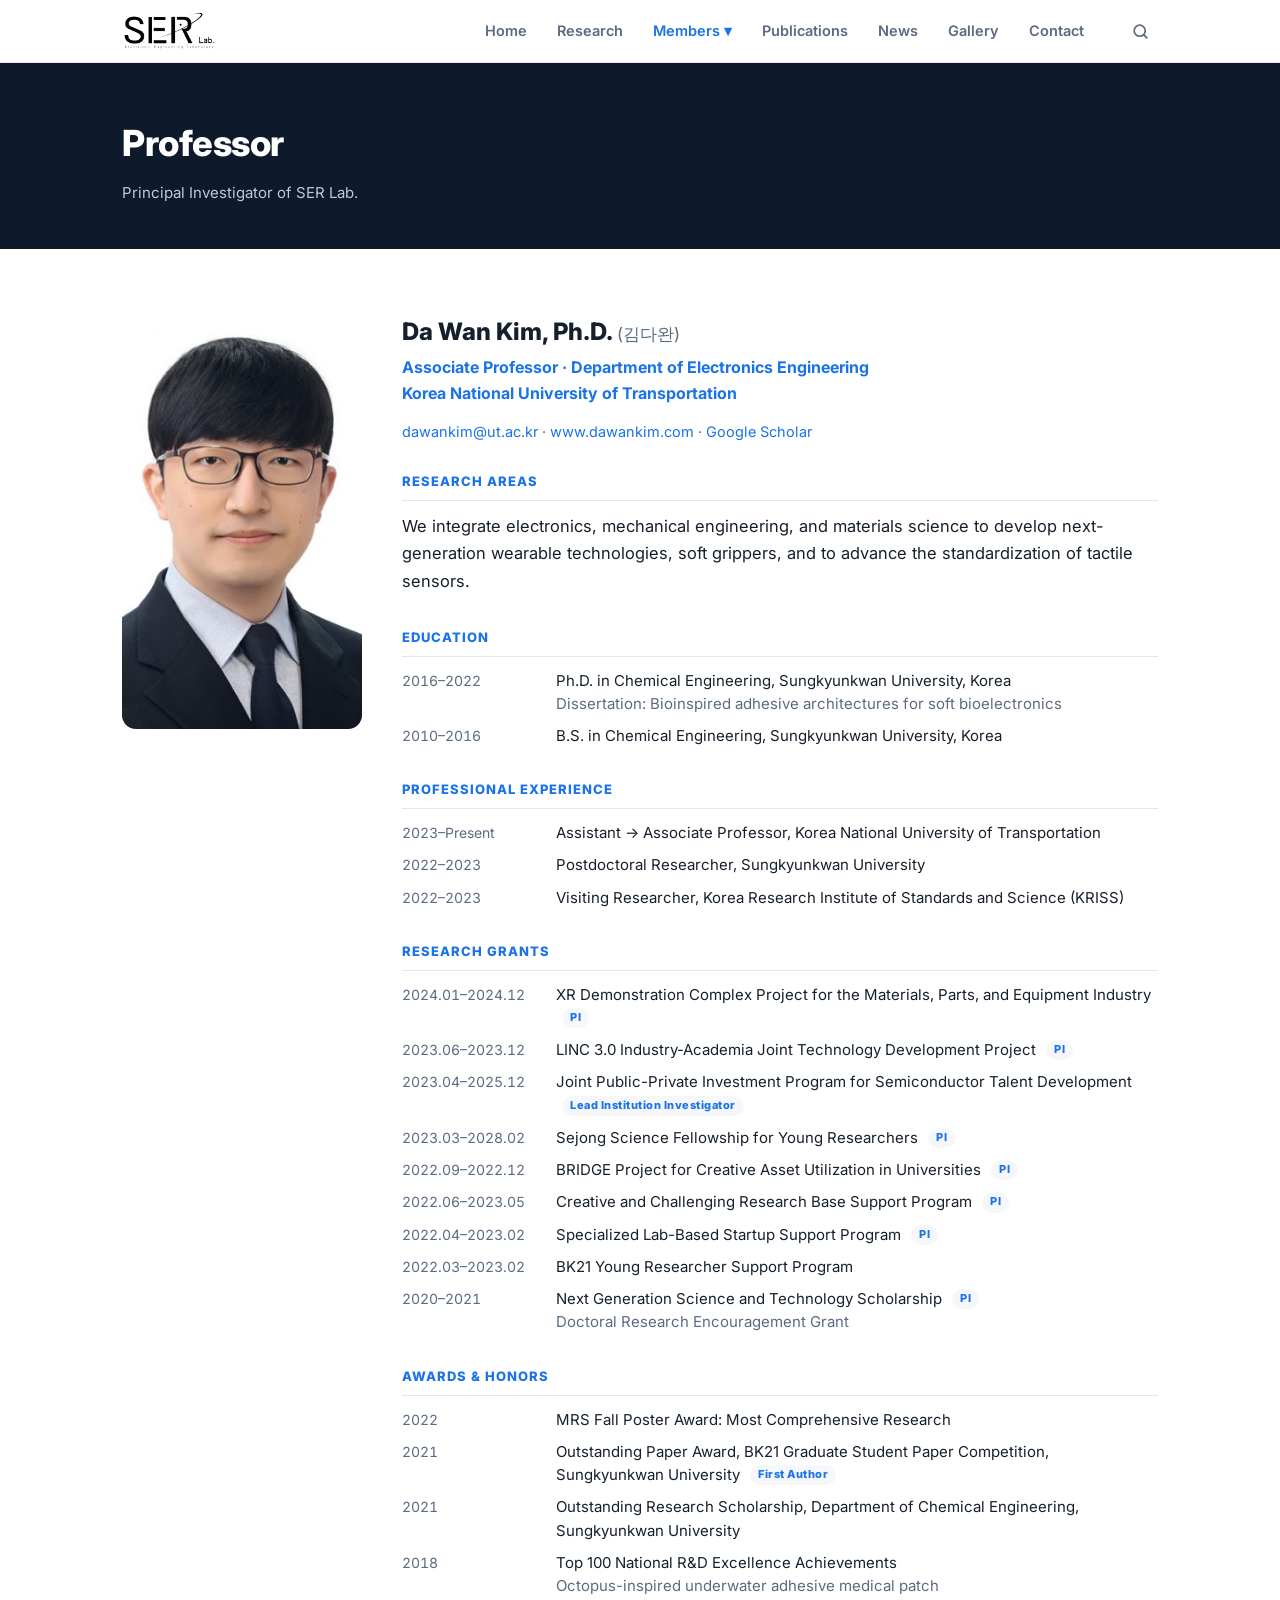
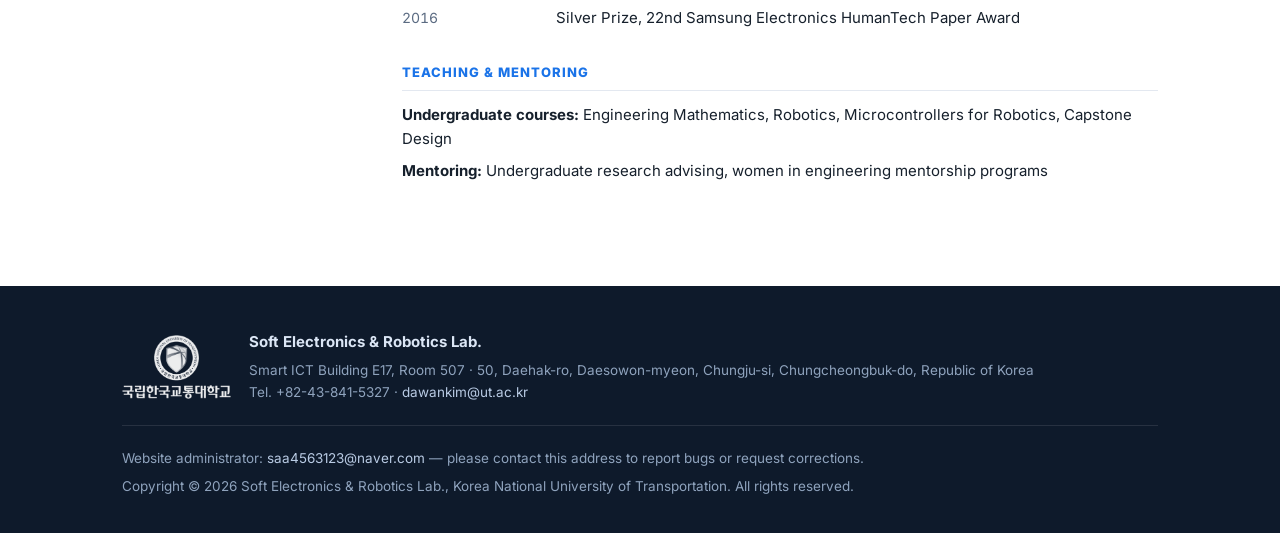
<file: professor.html>
<!DOCTYPE html>
<html lang="en">
<head>
<meta charset="UTF-8">
<meta name="viewport" content="width=device-width, initial-scale=1.0">
<title>Professor — SER Lab</title>
<link rel="icon" type="image/png" sizes="32x32" href="images/favicon-32.png">
<link rel="icon" type="image/png" sizes="192x192" href="images/favicon-192.png">
<link rel="apple-touch-icon" href="images/apple-touch-icon.png">
<link rel="preconnect" href="https://fonts.googleapis.com">
<link href="https://fonts.googleapis.com/css2?family=Inter:wght@400;600;700;800&display=swap" rel="stylesheet">
<link rel="stylesheet" href="css/style.css?v=36">
</head>
<body>

<section class="pagehead">
  <div class="wrap">
    <h1>Professor</h1>
    <p>Principal Investigator of SER Lab.</p>
  </div>
</section>

<section class="sec">
  <div class="wrap">
    <div class="prof">
      <!-- 교수 사진: images/professor.jpg(또는 .png)를 올리면 자동 표시, 없으면 이니셜(DW) -->
      <img class="photo" id="prof-photo" alt="Prof. Da Wan Kim" data-initials="DW">
      <div>
        <h3>Da Wan Kim, Ph.D. <span style="font-weight:400;color:var(--sub);font-size:17px">(김다완)</span></h3>
        <div class="role">Associate Professor · Department of Electronics Engineering<br>
          Korea National University of Transportation</div>
        <p style="font-size:14.5px;color:var(--sub)">
          <a href="mailto:dawankim@ut.ac.kr">dawankim@ut.ac.kr</a> ·
          <a href="https://www.dawankim.com" target="_blank" rel="noopener">www.dawankim.com</a> ·
          <a href="https://scholar.google.com/citations?user=4p0LcBcAAAAJ" target="_blank" rel="noopener">Google Scholar</a>
        </p>
        <dl>
          <dt>Research Areas</dt>
          <dd class="lead">We integrate electronics, mechanical engineering, and materials science to develop next-generation
            wearable technologies, soft grippers, and to advance the standardization of tactile sensors.</dd>

          <dt>Education</dt>
          <dd class="dated"><time>2016–2022</time><div>Ph.D. in Chemical Engineering, Sungkyunkwan University, Korea<br><span>Dissertation: Bioinspired adhesive architectures for soft bioelectronics</span></div></dd>
          <dd class="dated"><time>2010–2016</time><div>B.S. in Chemical Engineering, Sungkyunkwan University, Korea</div></dd>

          <dt>Professional Experience</dt>
          <dd class="dated"><time>2023–Present</time><div>Assistant → Associate Professor, Korea National University of Transportation</div></dd>
          <dd class="dated"><time>2022–2023</time><div>Postdoctoral Researcher, Sungkyunkwan University</div></dd>
          <dd class="dated"><time>2022–2023</time><div>Visiting Researcher, Korea Research Institute of Standards and Science (KRISS)</div></dd>

          <dt>Research Grants</dt>
          <dd class="dated"><time>2024.01–2024.12</time><div>XR Demonstration Complex Project for the Materials, Parts, and Equipment Industry <span class="tag">PI</span></div></dd>
          <dd class="dated"><time>2023.06–2023.12</time><div>LINC 3.0 Industry-Academia Joint Technology Development Project <span class="tag">PI</span></div></dd>
          <dd class="dated"><time>2023.04–2025.12</time><div>Joint Public-Private Investment Program for Semiconductor Talent Development <span class="tag">Lead Institution Investigator</span></div></dd>
          <dd class="dated"><time>2023.03–2028.02</time><div>Sejong Science Fellowship for Young Researchers <span class="tag">PI</span></div></dd>
          <dd class="dated"><time>2022.09–2022.12</time><div>BRIDGE Project for Creative Asset Utilization in Universities <span class="tag">PI</span></div></dd>
          <dd class="dated"><time>2022.06–2023.05</time><div>Creative and Challenging Research Base Support Program <span class="tag">PI</span></div></dd>
          <dd class="dated"><time>2022.04–2023.02</time><div>Specialized Lab-Based Startup Support Program <span class="tag">PI</span></div></dd>
          <dd class="dated"><time>2022.03–2023.02</time><div>BK21 Young Researcher Support Program</div></dd>
          <dd class="dated"><time>2020–2021</time><div>Next Generation Science and Technology Scholarship <span class="tag">PI</span><br><span>Doctoral Research Encouragement Grant</span></div></dd>

          <dt>Awards &amp; Honors</dt>
          <dd class="dated"><time>2022</time><div>MRS Fall Poster Award: Most Comprehensive Research</div></dd>
          <dd class="dated"><time>2021</time><div>Outstanding Paper Award, BK21 Graduate Student Paper Competition, Sungkyunkwan University <span class="tag">First Author</span></div></dd>
          <dd class="dated"><time>2021</time><div>Outstanding Research Scholarship, Department of Chemical Engineering, Sungkyunkwan University</div></dd>
          <dd class="dated"><time>2018</time><div>Top 100 National R&amp;D Excellence Achievements<br><span>Octopus-inspired underwater adhesive medical patch</span></div></dd>
          <dd class="dated"><time>2016</time><div>Silver Prize, 22nd Samsung Electronics HumanTech Paper Award</div></dd>

          <dt>Teaching &amp; Mentoring</dt>
          <dd><b>Undergraduate courses:</b> Engineering Mathematics, Robotics, Microcontrollers for Robotics, Capstone Design</dd>
          <dd><b>Mentoring:</b> Undergraduate research advising, women in engineering mentorship programs</dd>
        </dl>
      </div>
    </div>
  </div>
</section>

<script src="data/site-data.js?v=36"></script>
<script src="js/content.js?v=36"></script>
<script src="js/common.js?v=36"></script>
</body>
</html>
</file>
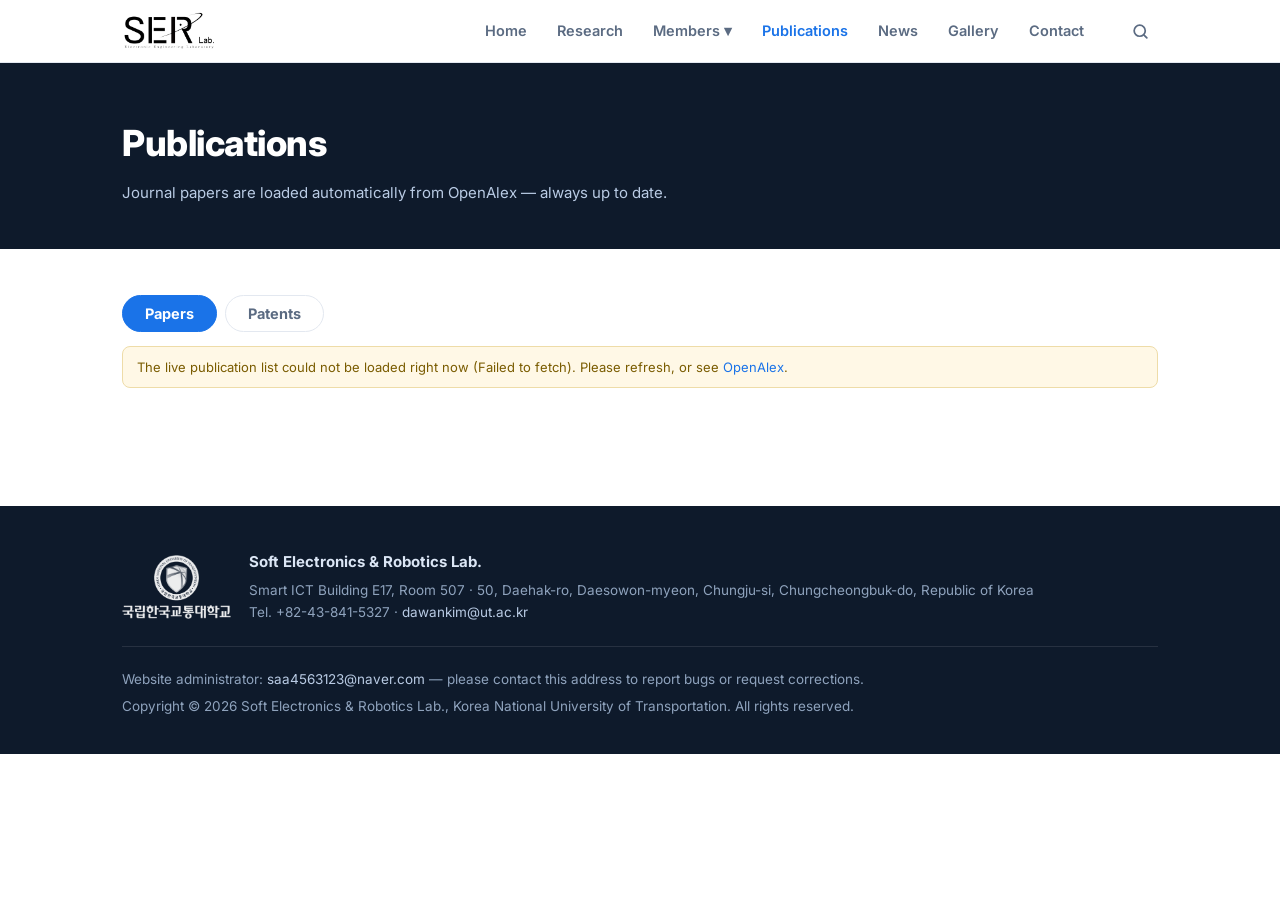
<file: publications.html>
<!DOCTYPE html>
<html lang="en">
<head>
<meta charset="UTF-8">
<meta name="viewport" content="width=device-width, initial-scale=1.0">
<title>Publications — SER Lab</title>
<link rel="icon" type="image/png" sizes="32x32" href="images/favicon-32.png">
<link rel="icon" type="image/png" sizes="192x192" href="images/favicon-192.png">
<link rel="apple-touch-icon" href="images/apple-touch-icon.png">
<link rel="preconnect" href="https://fonts.googleapis.com">
<link href="https://fonts.googleapis.com/css2?family=Inter:wght@400;600;700;800&display=swap" rel="stylesheet">
<link rel="stylesheet" href="css/style.css?v=36">
</head>
<body>

<section class="pagehead">
  <div class="wrap">
    <!-- 탭 전환 시 js/pubs.js 가 이 제목·설명을 Papers/Patents 에 맞게 자동으로 바꿉니다 -->
    <h1 id="pub-title">Publications</h1>
    <p id="pub-sub">Journal papers are loaded automatically from OpenAlex — always up to date.</p>
  </div>
</section>

<section class="sec" style="padding-top:20px">
  <div class="wrap pubw">
    <div class="tabs">
      <button id="tab-pub" class="on">Papers</button>
      <button id="tab-pat">Patents</button>
    </div>
    <div id="pub-list"><div class="state">Loading publications…</div></div>
    <div id="pat-list" style="display:none"></div>
  </div>
</section>

<script src="data/site-data.js?v=36"></script>
<script src="js/content.js?v=36"></script>
<script src="js/common.js?v=36"></script>
<script src="js/pubs.js?v=36"></script>
</body>
</html>
</file>
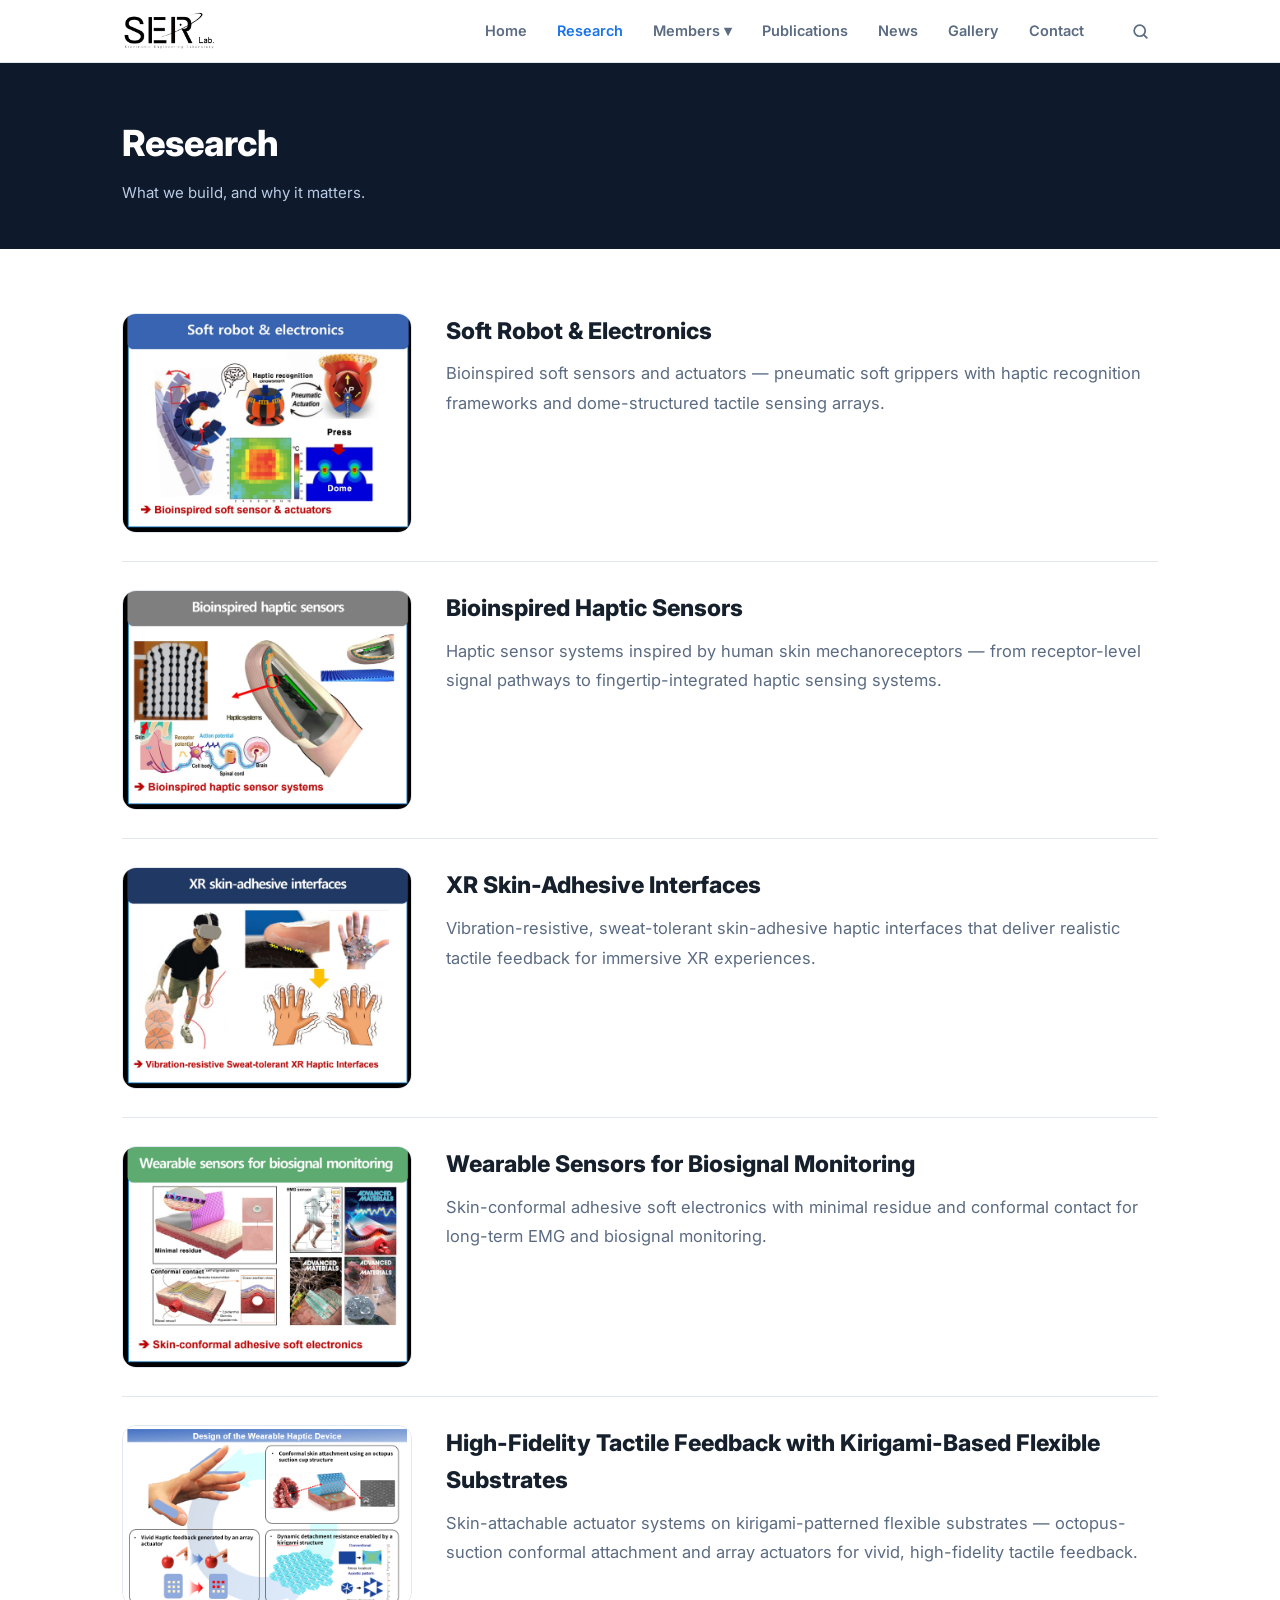
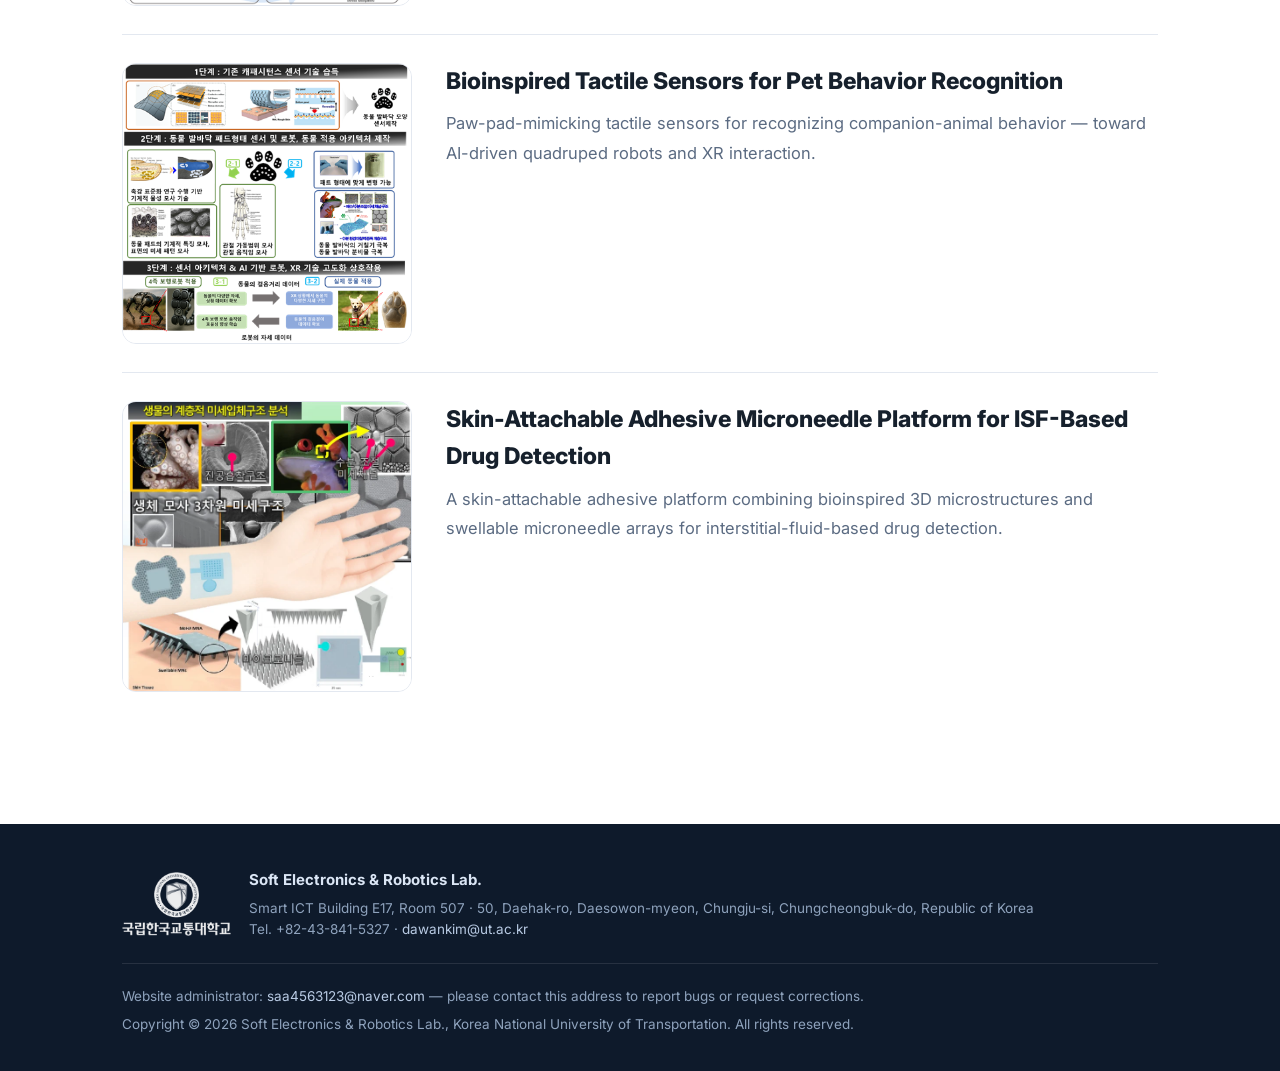
<file: research.html>
<!DOCTYPE html>
<html lang="en">
<head>
<meta charset="UTF-8">
<meta name="viewport" content="width=device-width, initial-scale=1.0">
<title>Research — SER Lab</title>
<link rel="icon" type="image/png" sizes="32x32" href="images/favicon-32.png">
<link rel="icon" type="image/png" sizes="192x192" href="images/favicon-192.png">
<link rel="apple-touch-icon" href="images/apple-touch-icon.png">
<link rel="preconnect" href="https://fonts.googleapis.com">
<link href="https://fonts.googleapis.com/css2?family=Inter:wght@400;600;700;800&display=swap" rel="stylesheet">
<link rel="stylesheet" href="css/style.css?v=36">
</head>
<body>

<section class="pagehead">
  <div class="wrap">
    <h1>Research</h1>
    <p>What we build, and why it matters.</p>
  </div>
</section>

<section class="sec">
  <div class="wrap" id="research-list"></div>
</section>

<script src="data/site-data.js?v=36"></script>
<script src="js/content.js?v=36"></script>
<script src="js/common.js?v=36"></script>
<script>
"use strict";
/* 연구 분야 = research/ 폴더의 파일들.
   'R-001-SoftRobotElectronics.jpg' + 같은 이름 .txt(제목·요약)를 올리면
   순번 순서대로 아래에 한 줄씩 나타납니다 (README.md 참고). */
document.addEventListener("DOMContentLoaded", async () => {
  const el = document.getElementById("research-list");
  const list = await loadResearch();
  el.innerHTML = list.length ? list.map(r => `
    <div class="rrow" id="${r.base}">
      ${r.image ? `<img src="${encodeURI(r.image)}" alt="${r.title}" loading="lazy"
                        onerror="this.remove()">` : ""}
      <div>
        <h3>${r.title}</h3>
        <p>${r.desc}</p>
      </div>
    </div>`).join("")
  : '<p style="color:var(--sub)">Research topics coming soon.</p>';
});
</script>
</body>
</html>
</file>
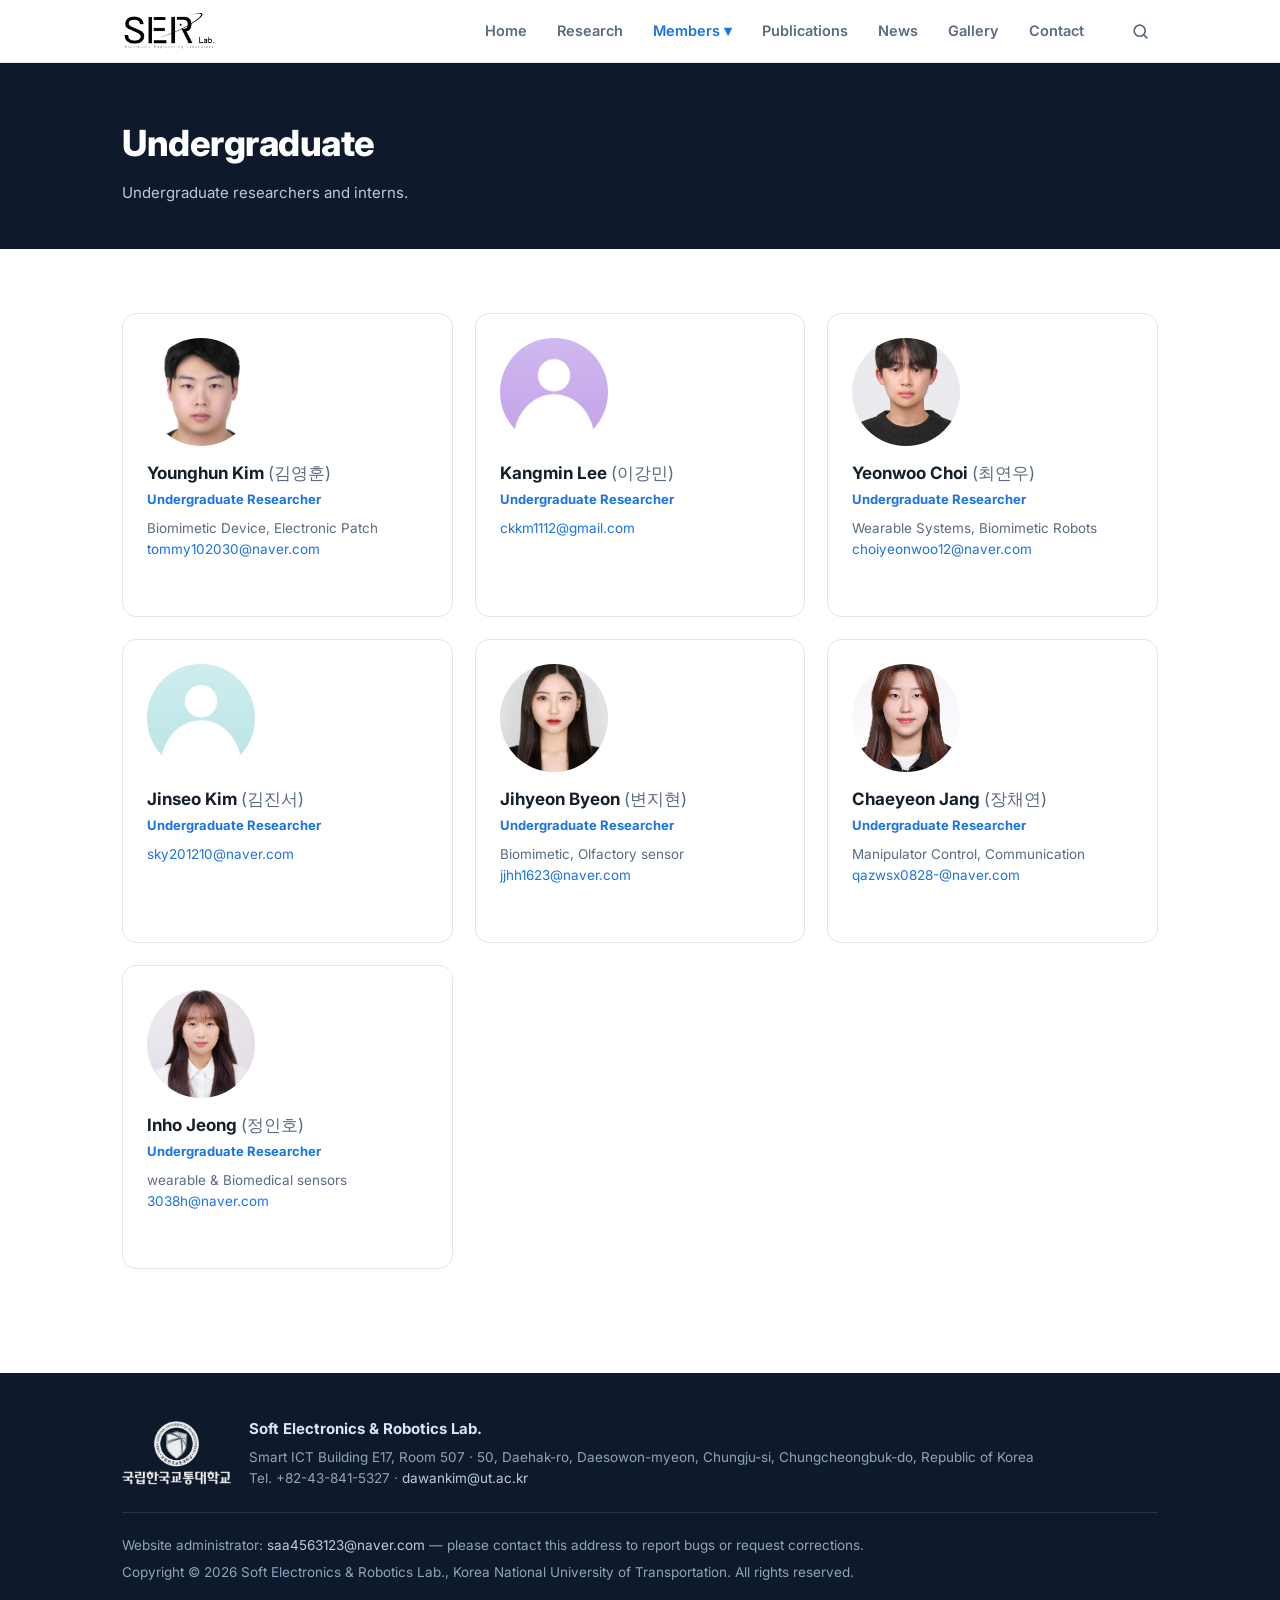
<file: students-bs.html>
<!DOCTYPE html>
<html lang="en">
<head>
<meta charset="UTF-8">
<meta name="viewport" content="width=device-width, initial-scale=1.0">
<title>Undergraduate — SER Lab</title>
<link rel="icon" type="image/png" sizes="32x32" href="images/favicon-32.png">
<link rel="icon" type="image/png" sizes="192x192" href="images/favicon-192.png">
<link rel="apple-touch-icon" href="images/apple-touch-icon.png">
<link rel="preconnect" href="https://fonts.googleapis.com">
<link href="https://fonts.googleapis.com/css2?family=Inter:wght@400;600;700;800&display=swap" rel="stylesheet">
<link rel="stylesheet" href="css/style.css?v=36">
</head>
<body>

<section class="pagehead">
  <div class="wrap">
    <h1>Undergraduate</h1>
    <p>Undergraduate researchers and interns.</p>
  </div>
</section>

<section class="sec">
  <div class="wrap">
    <div id="cards"></div>
  </div>
</section>

<script src="data/site-data.js?v=36"></script>
<script src="js/content.js?v=36"></script>
<script src="js/common.js?v=36"></script>
<script>
"use strict";
// 구성원 = members/ 폴더의 파일들. 파일을 올리면 자동으로 카드가 생깁니다 (README.md 참고)
document.addEventListener("DOMContentLoaded", () =>
  loadMembers().then(M =>
    renderMemberPage(M, [{ prefix: "BS", label: "Undergraduate Researchers" }, { prefix: "INT", label: "Interns" }],
      "cards", 'We are always looking for motivated undergraduate interns — see <a href="contact.html">Join Us</a>.')));
</script>
</body>
</html>
</file>
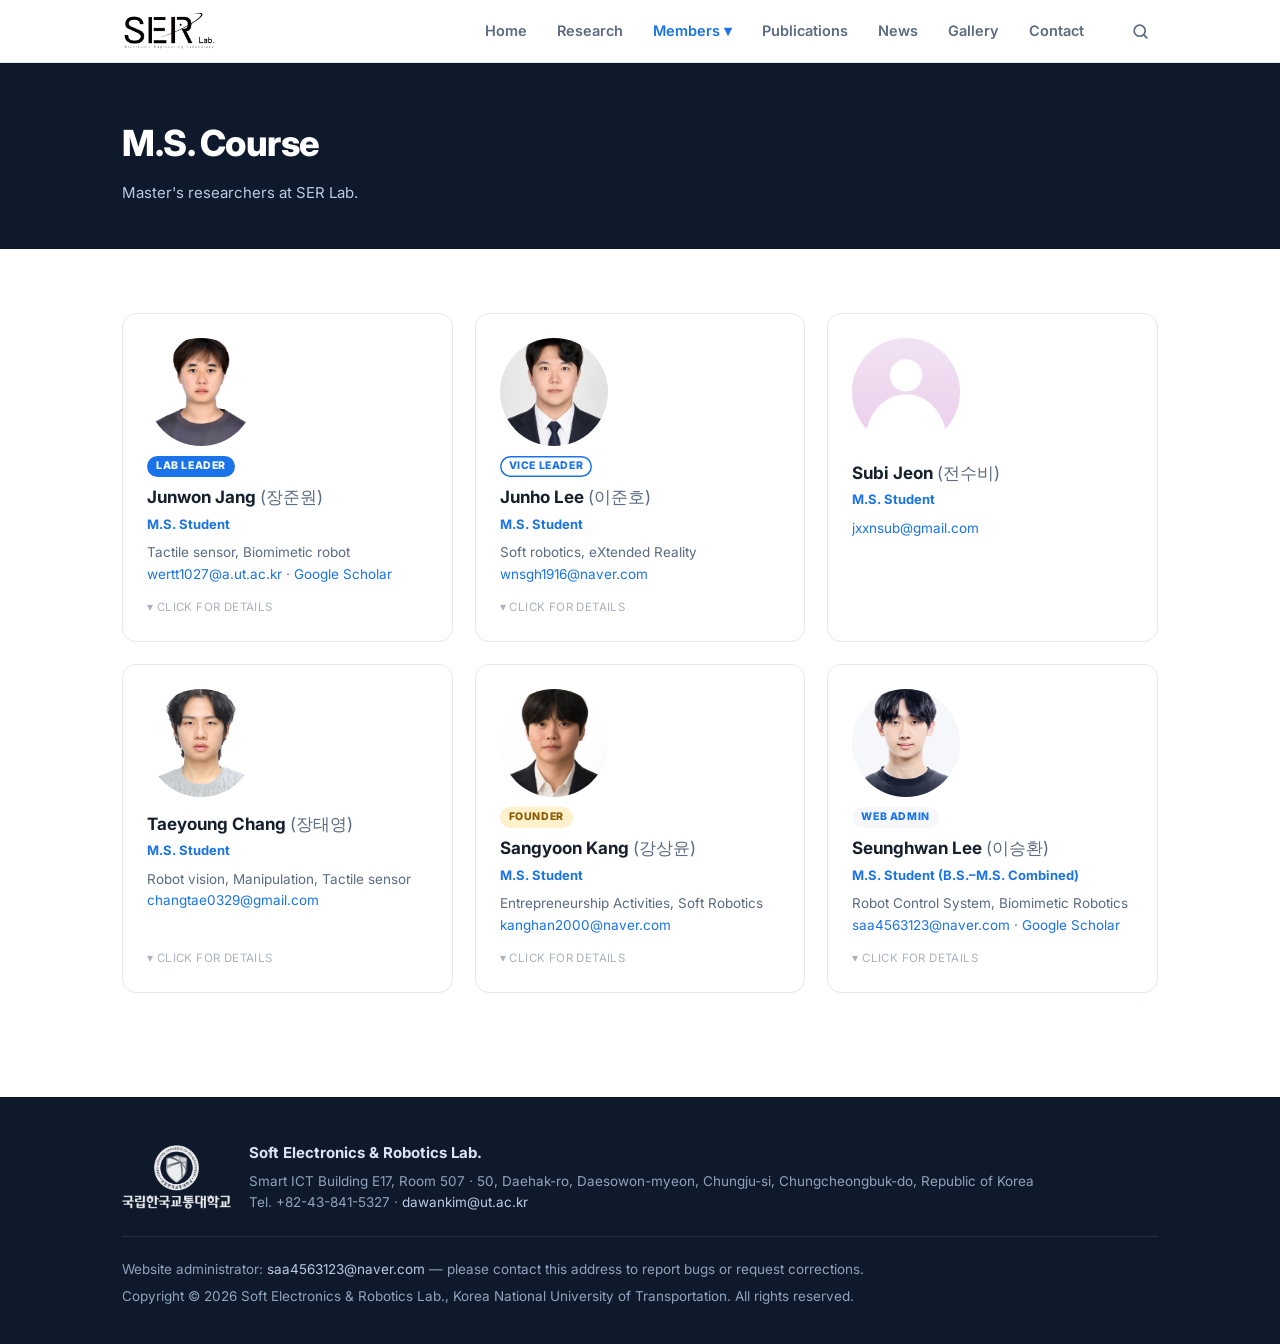
<file: students-ms.html>
<!DOCTYPE html>
<html lang="en">
<head>
<meta charset="UTF-8">
<meta name="viewport" content="width=device-width, initial-scale=1.0">
<title>M.S. Course — SER Lab</title>
<link rel="icon" type="image/png" sizes="32x32" href="images/favicon-32.png">
<link rel="icon" type="image/png" sizes="192x192" href="images/favicon-192.png">
<link rel="apple-touch-icon" href="images/apple-touch-icon.png">
<link rel="preconnect" href="https://fonts.googleapis.com">
<link href="https://fonts.googleapis.com/css2?family=Inter:wght@400;600;700;800&display=swap" rel="stylesheet">
<link rel="stylesheet" href="css/style.css?v=36">
</head>
<body>

<section class="pagehead">
  <div class="wrap">
    <h1>M.S. Course</h1>
    <p>Master's researchers at SER Lab.</p>
  </div>
</section>

<section class="sec">
  <div class="wrap">
    <div id="cards"></div>
  </div>
</section>

<script src="data/site-data.js?v=36"></script>
<script src="js/content.js?v=36"></script>
<script src="js/common.js?v=36"></script>
<script>
"use strict";
// 구성원 = members/ 폴더의 파일들. 파일을 올리면 자동으로 카드가 생깁니다 (README.md 참고)
document.addEventListener("DOMContentLoaded", () =>
  loadMembers().then(M =>
    renderMemberPage(M, [{ prefix: "MS", label: "M.S. Students" }, { prefix: "MSBS", label: "Integrated B.S.–M.S." }],
      "cards", 'No M.S. students yet — we are recruiting! See <a href="contact.html">Join Us</a>.')));
</script>
</body>
</html>
</file>
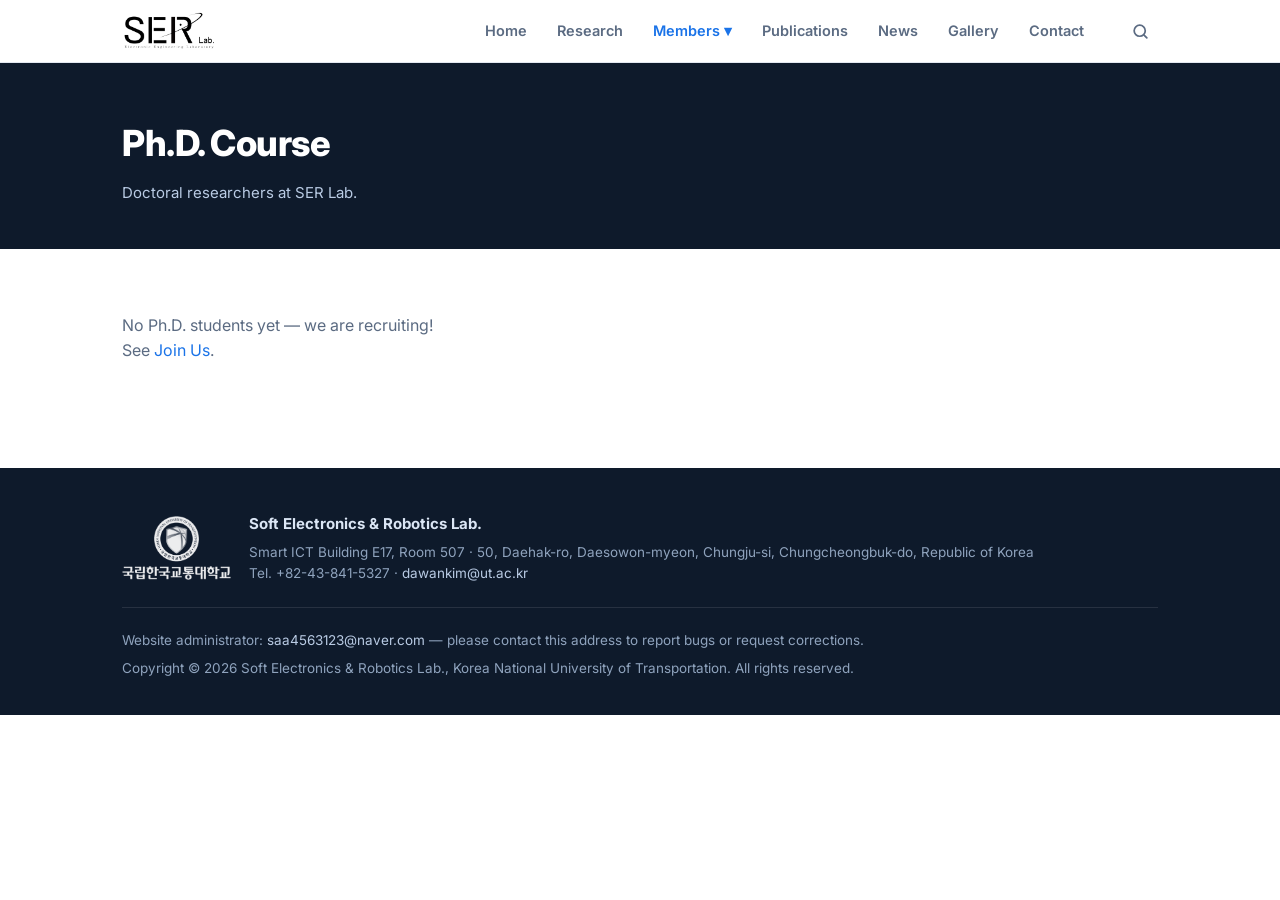
<file: students-phd.html>
<!DOCTYPE html>
<html lang="en">
<head>
<meta charset="UTF-8">
<meta name="viewport" content="width=device-width, initial-scale=1.0">
<title>Ph.D. Course — SER Lab</title>
<link rel="icon" type="image/png" sizes="32x32" href="images/favicon-32.png">
<link rel="icon" type="image/png" sizes="192x192" href="images/favicon-192.png">
<link rel="apple-touch-icon" href="images/apple-touch-icon.png">
<link rel="preconnect" href="https://fonts.googleapis.com">
<link href="https://fonts.googleapis.com/css2?family=Inter:wght@400;600;700;800&display=swap" rel="stylesheet">
<link rel="stylesheet" href="css/style.css?v=36">
</head>
<body>

<section class="pagehead">
  <div class="wrap">
    <h1>Ph.D. Course</h1>
    <p>Doctoral researchers at SER Lab.</p>
  </div>
</section>

<section class="sec">
  <div class="wrap">
    <div id="cards"></div>
  </div>
</section>

<script src="data/site-data.js?v=36"></script>
<script src="js/content.js?v=36"></script>
<script src="js/common.js?v=36"></script>
<script>
"use strict";
// 구성원 = members/ 폴더의 파일들. 파일을 올리면 자동으로 카드가 생깁니다 (README.md 참고)
document.addEventListener("DOMContentLoaded", () =>
  loadMembers().then(M =>
    renderMemberPage(M, [{ prefix: "PHD", label: "Postdoctoral Researchers" }, { prefix: "DR", label: "Ph.D. Students" }, { prefix: "DRMS", label: "Integrated M.S.–Ph.D." }],
      "cards", 'No Ph.D. students yet — we are recruiting! See <a href="contact.html">Join Us</a>.')));
</script>
</body>
</html>
</file>
<file: css/style.css>
/* ============================================================
   SER Lab — 공용 스타일시트
   색상·폰트를 바꾸려면 아래 :root 변수만 수정하면 전체에 반영됩니다.
   ============================================================ */
:root {
  --ink: #16202c;          /* 본문 글자색 */
  --sub: #5b6b82;          /* 보조 글자색 */
  --accent: #1a73e8;       /* 포인트 색 (링크·버튼·배지) */
  --accent-dark: #0d47a1;
  --navy: #0e1a2b;         /* 헤더·히어로 배경 */
  --line: #e3e8f0;
  --bg: #ffffff;
  --soft: #f5f7fa;
  --maxw: 1080px;
}
* { margin: 0; padding: 0; box-sizing: border-box; }
html { scroll-behavior: smooth; }
body {
  font-family: "Inter", "Segoe UI", "Apple SD Gothic Neo", "Malgun Gothic", sans-serif;
  color: var(--ink); background: var(--bg); line-height: 1.6; font-size: 16px;
}
a { color: var(--accent); text-decoration: none; }
a:hover { text-decoration: underline; }
img { max-width: 100%; }
.wrap { max-width: var(--maxw); margin: 0 auto; padding: 0 22px; }

/* ---------- 상단 내비게이션 ---------- */
.nav {
  position: sticky; top: 0; z-index: 50; background: rgba(255,255,255,0.96);
  backdrop-filter: blur(8px); border-bottom: 1px solid var(--line);
}
.nav .in {
  max-width: var(--maxw); margin: 0 auto; padding: 0 22px;
  display: flex; align-items: center; gap: 26px; height: 62px;
}
.nav .logo img { height: 38px; display: block; }
.nav .logo:hover { text-decoration: none; }
.nav .in > ul { list-style: none; display: flex; gap: 4px; margin-left: auto; }
.nav li { position: relative; }
.nav li a {
  display: block; padding: 8px 13px; font-size: 14.5px; font-weight: 600;
  color: var(--sub); border-radius: 8px; white-space: nowrap;
}
.nav li a:hover { color: var(--accent); background: var(--soft); text-decoration: none; }
.nav li a.on { color: var(--accent); }
/* 드롭다운 하위 메뉴 */
.nav ul.sub {
  display: none; position: absolute; top: 100%; left: 0; list-style: none;
  background: #fff; border: 1px solid var(--line); border-radius: 12px;
  padding: 6px; min-width: 172px; box-shadow: 0 10px 28px rgba(20,40,80,0.12);
}
.nav li:hover > ul.sub, .nav li:focus-within > ul.sub { display: block; }
.nav .burger { display: none; margin-left: auto; background: none; border: none; font-size: 24px; cursor: pointer; color: var(--ink); }
.nav .search-btn {
  background: none; border: 0; cursor: pointer; color: var(--sub); padding: 8px; border-radius: 8px;
  display: flex; align-items: center; flex: 0 0 auto;
}
.nav .search-btn:hover { color: var(--accent); background: var(--soft); }
@media (max-width: 860px) {
  .nav .in > ul {
    display: none; position: absolute; top: 62px; left: 0; right: 0;
    background: #fff; border-bottom: 1px solid var(--line);
    flex-direction: column; padding: 10px 16px 16px;
  }
  .nav .in > ul.open { display: flex; }
  .nav .burger { display: block; }
  /* 모바일에서는 하위 메뉴를 항상 펼쳐서 들여쓰기로 표시 */
  .nav ul.sub {
    display: block; position: static; border: none; box-shadow: none;
    padding: 0 0 0 16px; min-width: 0;
  }
}

/* ---------- 히어로 (홈) ---------- */
.hero {
  background: linear-gradient(135deg, var(--navy) 0%, #14304f 60%, #0d47a1 130%);
  color: #fff; padding: 96px 0 88px;
}
.hero h1 { font-size: clamp(30px, 5vw, 50px); font-weight: 800; letter-spacing: -1px; line-height: 1.15; }
.hero .tag { margin-top: 16px; font-size: clamp(15px, 2vw, 19px); color: #b9cbe4; max-width: 640px; }
.hero .cta { margin-top: 34px; display: flex; gap: 12px; flex-wrap: wrap; }
.btn {
  display: inline-block; padding: 12px 26px; border-radius: 10px; font-weight: 700;
  font-size: 15px; background: var(--accent); color: #fff;
}
.btn:hover { background: var(--accent-dark); text-decoration: none; }
.btn.ghost { background: rgba(255,255,255,0.12); border: 1px solid rgba(255,255,255,0.35); }
.btn.ghost:hover { background: rgba(255,255,255,0.22); }

/* ---------- 페이지 머리글 (서브페이지) ---------- */
.pagehead { background: var(--navy); color: #fff; padding: 52px 0 44px; }
.pagehead h1 { font-size: clamp(26px, 4vw, 36px); font-weight: 800; letter-spacing: -0.5px; }
.pagehead p { margin-top: 8px; color: #b9cbe4; font-size: 15px; }

/* ---------- 공통 섹션 ---------- */
.sec { padding: 64px 0; }
.sec.alt { background: var(--soft); }
.sec h2 { font-size: 26px; font-weight: 800; letter-spacing: -0.5px; margin-bottom: 8px; }
.sec .sub { color: var(--sub); margin-bottom: 30px; max-width: 700px; }
.sec .more { font-weight: 600; font-size: 14px; }

/* ---------- 카드 그리드 ---------- */
.grid { display: grid; gap: 22px; }
.grid.c2 { grid-template-columns: repeat(2, 1fr); }
.grid.c3 { grid-template-columns: repeat(3, 1fr); }
.grid.c4 { grid-template-columns: repeat(4, 1fr); }
@media (max-width: 860px) { .grid.c3, .grid.c4 { grid-template-columns: repeat(2, 1fr); } }
@media (max-width: 560px) { .grid.c2, .grid.c3, .grid.c4 { grid-template-columns: 1fr; } }
.card {
  background: #fff; border: 1px solid var(--line); border-radius: 14px;
  padding: 24px; transition: box-shadow 0.18s, transform 0.18s;
}
.card:hover { box-shadow: 0 8px 26px rgba(20,40,80,0.10); transform: translateY(-2px); }
.card h3 { font-size: 17px; font-weight: 700; margin-bottom: 8px; }
.card p { font-size: 14px; color: var(--sub); }
.card .ico { font-size: 30px; margin-bottom: 12px; }
.card img.fig {
  width: 100%; height: auto; display: block; border-radius: 10px;
  background: #fff; margin-bottom: 14px;   /* 원본 비율 그대로 — 잘리지 않음 */
}

/* ---------- 연구 분야 (Research 페이지: 좌측 이미지 + 우측 제목·요약) ---------- */
.rrow {
  display: grid; grid-template-columns: 290px 1fr; gap: 34px; align-items: start;
  padding: 28px 0; border-bottom: 1px solid var(--line);
}
.rrow:first-child { padding-top: 0; }
.rrow:last-child { border-bottom: 0; }
.rrow img {
  width: 100%; height: auto; display: block; border-radius: 14px;
  background: #fff; border: 1px solid var(--line);
}
.rrow h3 { font-size: 23px; font-weight: 800; margin-bottom: 10px; }
.rrow p { font-size: 16.5px; color: var(--sub); line-height: 1.8; }
@media (max-width: 760px) { .rrow { grid-template-columns: 1fr; gap: 14px; } }
/* 홈 화면 연구 카드의 제목 */
.card h3.rt { font-size: 16px; font-weight: 700; margin-bottom: 6px; }

/* ---------- 멤버 카드 (호버 시 상세 패널 확장) ---------- */
.person { text-align: left; position: relative; display: flex; flex-direction: column; }
/* 벽돌식 배치: 열린 카드만 길어지고 아래 카드들이 원래 크기 그대로 밀려남 */
.masonry { position: relative; display: block !important; }
.masonry .person {
  position: absolute; box-sizing: border-box;
  transition: top 0.35s ease, left 0.35s ease;
}
/* 직책 태그 (LAB LEADER 등) — 이름 바로 위 한 줄에 배지로 표시 */
.person .tags { margin: -4px 0 7px; display: flex; flex-wrap: wrap; gap: 6px; }
.person .tag {
  display: inline-block; padding: 2px 9px 3px; border-radius: 20px;
  font-size: 10.5px; font-weight: 800; letter-spacing: 0.6px;
  background: var(--soft); color: var(--accent); white-space: nowrap;
}
.person .tag.lead { background: var(--accent); color: #fff; }
.person .tag.vice { background: #fff; color: var(--accent); box-shadow: inset 0 0 0 1.5px var(--accent); }
.person .tag.founder { background: #fff1cc; color: #8a5a00; }        /* 창업(FOUNDER) — 프로필 '창업:'이 있으면 자동 */
.person .avatar {
  width: 108px; height: 108px; border-radius: 50%; object-fit: cover;
  background: var(--soft); margin-bottom: 14px;
  display: flex; align-items: center; justify-content: center;
  font-size: 34px; font-weight: 800; color: #b9c7da;
}
.person .nm { font-size: 17px; font-weight: 700; }
.person .role { color: var(--accent); font-size: 13px; font-weight: 700; margin: 2px 0 8px; }
.person .info { font-size: 13.5px; color: var(--sub); min-height: 44px; flex: 1; }
/* 상세 패널이 있는 카드 표시 */
.person .hint {
  margin-top: 12px; font-size: 11.5px; color: #aab2bf; letter-spacing: 0.4px;
  transition: opacity 0.2s;
}
.person.hasdetail { cursor: pointer; }
.person.hasdetail:hover { border-color: var(--accent); }
.person.hasdetail.open {
  border-color: var(--accent);
  box-shadow: 0 10px 30px rgba(20,40,80,0.14);
}
.person.hasdetail.open .hint { opacity: 0; height: 0; margin: 0; overflow: hidden; }
/* 상세 패널 — 카드 안에서 펼쳐지며 아래 카드들이 같은 간격으로 자연스럽게 밀려남 */
.person .detail {
  max-height: 0; opacity: 0; overflow: hidden;
  transition: max-height 0.35s ease, opacity 0.25s ease, margin-top 0.35s ease;
}
.person.hasdetail.open .detail {
  max-height: 2400px; opacity: 1; margin-top: 10px;
}
.person .detail h4 {
  font-size: 11px; font-weight: 800; color: var(--accent);
  text-transform: uppercase; letter-spacing: 1px; margin: 14px 0 6px;
}
.person .detail p { font-size: 13.5px; color: var(--ink); }
.person .detail p.startup b { font-weight: 700; }                    /* 창업 회사명 */
.person .detail p.startup + ul { margin-top: 2px; }
.person .detail ul { list-style: none; }
.person .detail li {
  font-size: 13px; color: var(--sub); padding: 4px 0 4px 14px; position: relative;
}
.person .detail li::before {
  content: ""; position: absolute; left: 0; top: 11px;
  width: 6px; height: 6px; border-radius: 50%; background: var(--accent);
}

/* ---------- 교수 프로필 ---------- */
.prof { display: grid; grid-template-columns: 240px 1fr; gap: 40px; align-items: start; }
@media (max-width: 720px) { .prof { grid-template-columns: 1fr; } }
.prof .photo {
  width: 100%; height: auto; display: block; border-radius: 14px; background: var(--soft);   /* 사진은 원본 비율 그대로 (교수 한 분만 사용) */
}
/* 사진(.jpg/.png)이 모두 없을 때 대신 표시되는 이니셜 — img 가 div 로 교체됨 */
.prof div.photo {
  aspect-ratio: 3/4; display: flex; align-items: center; justify-content: center;
  font-size: 56px; font-weight: 800; color: #b9c7da;
}
.prof h3 { font-size: 24px; font-weight: 800; }
.prof .role { color: var(--accent); font-weight: 700; margin: 4px 0 14px; }
.prof dl { margin-top: 28px; }
.prof dt {
  font-size: 13px; font-weight: 800; color: var(--accent); text-transform: uppercase;
  letter-spacing: 1px; margin: 32px 0 12px; padding-bottom: 8px; border-bottom: 1px solid var(--line);
}
.prof dt:first-child { margin-top: 0; }
.prof dd { font-size: 15px; line-height: 1.55; color: var(--ink); margin-left: 0; padding-left: 0; }
.prof dd + dd { margin-top: 9px; }
.prof dd.lead { font-size: 16.5px; line-height: 1.65; }              /* 연구 분야 소개 문단 */
.prof dd span { color: var(--sub); }                                  /* 보조 설명(학위 논문 제목 등)은 회색 */
.prof dd b { font-weight: 700; }
/* 역할 꼬리표: <span class="tag">PI</span> */
.prof dd .tag {
  display: inline-block; padding: 1px 8px 2px; border-radius: 20px; margin-left: 6px; vertical-align: 2px;
  font-size: 11px; font-weight: 800; letter-spacing: 0.5px; background: var(--soft); color: var(--accent); white-space: nowrap;
}
/* 연도가 있는 항목: 왼쪽 연도 칸(회색) + 오른쪽 내용. <dd class="dated"><time>연도</time><div>내용</div></dd> */
.prof dd.dated { display: grid; grid-template-columns: 136px 1fr; gap: 0 18px; }
.prof dd.dated time { color: var(--sub); font-size: 14px; padding-top: 1px; font-variant-numeric: tabular-nums; white-space: nowrap; }
.prof dd.dated > div { min-width: 0; }
@media (max-width: 560px) {
  .prof dd.dated { grid-template-columns: 1fr; }
  .prof dd.dated time { font-size: 13px; padding-top: 0; }
  .prof dd.dated + dd.dated { margin-top: 12px; }
}

/* ---------- 뉴스 (연도별 그룹) ---------- */
.news-year { display: flex; align-items: center; gap: 18px; margin: 44px 0 6px; }
.news-year:first-child { margin-top: 4px; }
.news-year b { font-size: 32px; font-weight: 800; letter-spacing: -1px; }
.news-year::after { content: ""; flex: 1; height: 1px; background: var(--line); }
.news-item { padding: 18px 2px; border-bottom: 1px solid var(--line); }
.news-item:last-of-type { border-bottom: 0; }
.news-item h3 { font-size: 16.5px; font-weight: 700; }
.news-item p { font-size: 14.5px; color: var(--sub); margin-top: 4px; }
/* 상장 스트립 — 연도 칸 맨 위에 같은 규격의 상장을 가로로 나열 */
.award-strip {
  display: flex; gap: 16px; overflow-x: auto;
  padding: 16px 2px 10px; border-bottom: 1px solid var(--line);
}
.award { flex: 0 0 150px; text-decoration: none; color: inherit; text-align: center; }
.award .img {
  width: 150px; height: 200px; display: flex; align-items: center; justify-content: center;
  background: #fff; border: 1px solid var(--line); border-radius: 10px;
  overflow: hidden; transition: border-color 0.15s, box-shadow 0.15s;
}
.award .img img { max-width: 100%; max-height: 100%; object-fit: contain; display: block; }
.award:hover .img { border-color: var(--accent); box-shadow: 0 6px 18px rgba(20,40,80,0.10); }
.award .cap {
  display: block; margin-top: 7px; font-size: 12px; line-height: 1.45; color: var(--sub);
}
.award:hover .cap { color: var(--accent); }

/* 사진이 있으면 왼쪽에 일정한 규격의 썸네일 */
.news-item .row.withthumb { display: grid; grid-template-columns: 132px 1fr; gap: 18px; align-items: start; }
.news-item .thumb {
  width: 132px; height: 92px; object-fit: cover; display: block;
  border-radius: 10px; border: 1px solid var(--line); background: #fff;
}
@media (max-width: 560px) {
  .news-item .row.withthumb { grid-template-columns: 96px 1fr; gap: 12px; }
  .news-item .thumb { width: 96px; height: 68px; }
}
/* 클릭하면 펼쳐지는 소식 (멤버 카드와 같은 방식) */
.news-item.hasmore { cursor: pointer; }
.news-item.hasmore:hover h3 { color: var(--accent); }
.news-item .hint { margin-top: 8px; font-size: 11.5px; color: #aab2bf; letter-spacing: 0.4px; transition: opacity 0.2s; }
.news-item.open .hint { opacity: 0; height: 0; margin: 0; overflow: hidden; }
.news-item .more {
  max-height: 0; opacity: 0; overflow: hidden;
  transition: max-height 0.4s ease, opacity 0.25s ease, margin-top 0.35s ease;
}
.news-item.open .more { max-height: 1600px; opacity: 1; margin-top: 14px; }
.news-item.open .row.withthumb { grid-template-columns: 1fr; }   /* 펼치면 원본이 보이므로 */
.news-item.open .thumb { display: none; }                        /* 썸네일은 숨김 */
.news-item .more img.full {
  width: 100%; max-width: 560px; height: auto; display: block;
  border-radius: 12px; border: 1px solid var(--line); background: #fff; margin-bottom: 12px;
}
.news-item .more p { font-size: 14.5px; color: var(--ink); line-height: 1.85; }
/* 링크가 달린 소식: 내용 칸 전체가 클릭 영역이 됨 */
.news-item a.body { color: inherit; text-decoration: none; display: block; border-radius: 10px; }
.news-item.linked { cursor: pointer; transition: background 0.15s; }
.news-item.linked:hover { background: var(--soft); }
.news-item.linked:hover h3 { color: var(--accent); }
.news-item .ext {
  display: inline-block; margin-left: 8px; padding: 2px 8px; border-radius: 20px;
  background: var(--soft); color: var(--accent); font-size: 11px; font-weight: 800;
  letter-spacing: 0.5px; vertical-align: 2px;
}

/* ---------- 갤러리 (연도 → 행사: 국문 제목·영문 제목 → 사진 가로 띠) ---------- */
.gal-event { margin: 22px 0 38px; scroll-margin-top: 90px; }
.gal-head { display: flex; align-items: flex-end; justify-content: space-between; gap: 16px; margin-bottom: 14px; }
.gal-head h3 { font-size: 19px; font-weight: 800; letter-spacing: -0.2px; line-height: 1.35; }
.gal-head p { margin-top: 4px; font-size: 14px; color: var(--sub); }
.gal-count {
  flex: 0 0 auto; font-size: 12px; font-weight: 700; color: var(--sub); background: var(--soft);
  border: 1px solid var(--line); border-radius: 999px; padding: 3px 10px; white-space: nowrap; margin-bottom: 2px;
}
.gal-strip-wrap { position: relative; }
.gal-strip {
  display: flex; gap: 10px; overflow-x: auto; scroll-snap-type: x proximity; padding: 2px 2px 10px;
  scrollbar-width: thin; scrollbar-color: #c9d2df transparent;
}
.gal-strip figure {
  flex: 0 0 auto; height: 210px; border-radius: 12px; overflow: hidden; background: var(--soft);
  border: 1px solid var(--line); scroll-snap-align: start; cursor: zoom-in;
}
.gal-strip img { height: 100%; width: auto; display: block; transition: transform .25s ease; }
.gal-strip figure:hover img { transform: scale(1.03); }
/* 더 있음을 알리는 가장자리 흐림 + 화살표 (넘칠 때만 표시) */
.gal-strip-wrap::before, .gal-strip-wrap::after {
  content: ""; position: absolute; top: 2px; bottom: 10px; width: 48px; pointer-events: none; opacity: 0; transition: opacity .2s; z-index: 1;
}
.gal-strip-wrap::before { left: 0; background: linear-gradient(90deg, #fff, rgba(255,255,255,0)); }
.gal-strip-wrap::after { right: 0; background: linear-gradient(270deg, #fff, rgba(255,255,255,0)); }
.gal-strip-wrap.fade-l::before, .gal-strip-wrap.fade-r::after { opacity: 1; }
.gal-arrow {
  position: absolute; top: calc(50% - 4px); transform: translateY(-50%); z-index: 2; width: 38px; height: 38px; border-radius: 50%;
  border: 1px solid var(--line); background: rgba(255,255,255,.96); color: var(--ink); font-size: 24px; line-height: 1; cursor: pointer;
  box-shadow: 0 4px 14px rgba(20,40,80,.14); display: flex; align-items: center; justify-content: center; padding-bottom: 3px;
}
.gal-arrow:hover { color: var(--accent); }
.gal-arrow.prev { left: 8px; }
.gal-arrow.next { right: 8px; }
.gal-arrow[hidden] { display: none; }
@media (hover: none) { .gal-arrow { display: none; } }
.gal-soon {
  height: 96px; border: 1px dashed #d5dce6; border-radius: 12px; background: var(--soft);
  display: flex; align-items: center; justify-content: center; color: #9aa7b8; font-size: 13.5px;
}
.gal-none { color: var(--sub); }
@media (max-width: 560px) { .gal-strip figure { height: 150px; } .gal-head h3 { font-size: 17px; } .gal-head p { font-size: 13px; } }

/* 갤러리 확대 보기(라이트박스) */
.lightbox {
  position: fixed; inset: 0; z-index: 90; display: flex; flex-direction: column;
  align-items: center; justify-content: center; padding: 30px 16px 22px;
  background: rgba(11, 21, 38, 0.92); opacity: 0; pointer-events: none; transition: opacity 0.2s;
}
.lightbox.on { opacity: 1; pointer-events: auto; }
.lightbox img {
  max-width: min(1100px, 94vw); max-height: 74vh; border-radius: 10px;
  box-shadow: 0 20px 60px rgba(0,0,0,0.5); background: #fff;
}
.lightbox .cap { color: #fff; text-align: center; margin-top: 16px; max-width: 760px; }
.lightbox .cap b { font-size: 16px; }
.lightbox .cap .d { color: #9fb4d8; font-size: 12.5px; font-weight: 700; letter-spacing: 0.5px; margin-right: 8px; }
.lightbox .cap p { color: #c6d2e8; font-size: 13.5px; margin-top: 4px; }
.lightbox .cap .n { display: block; color: #9fb4d8; font-size: 12.5px; font-weight: 700; letter-spacing: .5px; margin-top: 8px; }
.lightbox button {
  position: absolute; border: 0; cursor: pointer; color: #fff; background: rgba(255,255,255,0.12);
  border-radius: 50%; width: 44px; height: 44px; font-size: 20px; line-height: 1;
  transition: background 0.15s;
}
.lightbox button:hover { background: rgba(255,255,255,0.28); }
.lightbox .x { top: 18px; right: 18px; }
.lightbox .prev { left: 14px; top: 50%; transform: translateY(-50%); }
.lightbox .next { right: 14px; top: 50%; transform: translateY(-50%); }
@media (max-width: 560px) { .lightbox .prev, .lightbox .next { top: auto; bottom: 14px; transform: none; } }

/* ---------- 연락처 ---------- */
.contact-grid { display: grid; grid-template-columns: 1fr 1fr; gap: 34px; align-items: start; }
@media (max-width: 820px) { .contact-grid { grid-template-columns: 1fr; } }
.contact-grid iframe { width: 100%; height: 360px; border: 0; border-radius: 14px; }
.clist { list-style: none; }
.clist li { padding: 10px 0; border-bottom: 1px solid var(--line); font-size: 15px; display: flex; gap: 12px; }
.clist li b { min-width: 74px; color: var(--accent); }

/* ---------- 협력 기관 회전 배너 ---------- */
.marquee { overflow: hidden; position: relative; padding: 6px 0; }
.marquee::before, .marquee::after {   /* 양끝 페이드 */
  content: ""; position: absolute; top: 0; bottom: 0; width: 70px; z-index: 2; pointer-events: none;
}
.marquee::before { left: 0; background: linear-gradient(90deg, var(--soft), transparent); }
.marquee::after { right: 0; background: linear-gradient(-90deg, var(--soft), transparent); }
.marquee .track {
  display: flex; align-items: center; gap: 56px; width: max-content;
  animation: marquee-scroll var(--dur, 28s) linear infinite;
}
.marquee:hover .track { animation-play-state: paused; }  /* 마우스 올리면 일시정지 */
@keyframes marquee-scroll { to { transform: translateX(-50%); } }
.marquee a { display: flex; align-items: center; text-decoration: none; }
.marquee img {
  height: 72px; width: auto; max-width: 240px; object-fit: contain;   /* 투명 배경 PNG 권장 */
}
@media (max-width: 560px) { .marquee img { height: 52px; max-width: 170px; } }
/* 배너가 든 회색 띠는 위아래 여백을 줄여 슬림하게 */
.sec.partners { padding: 26px 0; }
.marquee .txt {   /* 로고 이미지가 없을 때의 텍스트 대체 */
  padding: 10px 22px; border: 1px solid var(--line); border-radius: 99px;
  font-size: 15px; font-weight: 700; color: var(--sub); background: #fff; white-space: nowrap;
}
.marquee a:hover .txt { color: var(--accent); border-color: var(--accent); }

/* ---------- 논문 위젯 (publications.html) ---------- */
.pubw .yearhead { display: flex; align-items: center; gap: 18px; margin: 44px 0 8px; }
.pubw .yearhead:first-child { margin-top: 8px; }
.pubw .yearhead b { font-size: 32px; font-weight: 800; letter-spacing: -1px; }
.pubw .yearhead::after { content: ""; flex: 1; height: 1px; background: var(--line); }
.pubw .item {
  display: grid; grid-template-columns: 44px 1fr; gap: 20px;
  padding: 26px 4px; border-bottom: 1px solid #ececec; align-items: start;
}
.pubw .item.hasimg { grid-template-columns: 44px 104px 1fr; }
.pubw .num { color: var(--accent); font-weight: 700; font-size: 17px; padding-top: 2px; }
.pubw .thumb { width: 104px; height: 104px; border-radius: 8px; background: var(--soft); overflow: hidden; }
.pubw .thumb img { width: 100%; height: 100%; object-fit: cover; }
.pubw .title { font-size: 17px; font-weight: 700; line-height: 1.4; }
.pubw .title a { color: var(--ink); }
.pubw .title a:hover { color: var(--accent); text-decoration: none; }
.pubw .authors { margin-top: 7px; font-size: 14px; color: var(--sub); }
.pubw .authors b { color: var(--ink); }
.pubw .venue {
  margin-top: 7px; font-size: 14px; font-weight: 700; font-style: italic; color: var(--accent);
  display: flex; flex-wrap: wrap; gap: 6px; align-items: center;
}
.pubw .bdg {
  font-style: normal; font-size: 10.5px; font-weight: 800; letter-spacing: 0.3px;
  padding: 2px 8px; border-radius: 99px; color: #fff; white-space: nowrap;
}
.pubw .bdg.if { background: #c0392b; }
.pubw .bdg.top { background: #b8860b; }
.pubw .bdg.man { background: #34495e; }
/* 특허 항목 줄 안의 뱃지는 앞 내용과 살짝 띄운다 */
.pubw .pat-item p .bdg { margin-left: 8px; vertical-align: 1px; }
.pubw .cites { color: #8a93a2; font-size: 12px; font-style: normal; font-weight: 400; }
.pubw .quick { margin-top: 8px; display: flex; flex-wrap: wrap; gap: 5px; }
.pubw .quick a, .pubw .quick button {
  font-size: 12px; color: #8a93a2; background: none; border: 1px solid #e4e7ec;
  border-radius: 6px; padding: 2px 10px; cursor: pointer; font-family: inherit;
}
.pubw .quick a:hover, .pubw .quick button:hover { color: var(--accent); border-color: var(--accent); text-decoration: none; }
.pubw .bib {
  display: none; margin-top: 8px; font-size: 12px; background: var(--soft);
  border: 1px solid var(--line); border-radius: 8px; padding: 10px 12px;
  white-space: pre-wrap; word-break: break-word; font-family: Consolas, monospace;
}
.pubw .bib.open { display: block; }
.pubw .state { text-align: center; padding: 60px 0; color: var(--sub); }
.pubw .notice {
  background: #fff8e6; border: 1px solid #eedca8; border-radius: 8px;
  padding: 10px 14px; font-size: 13px; color: #7a5c00; margin: 14px 0;
}
.pubw .credit { margin-top: 30px; text-align: right; font-size: 11.5px; color: #aab2bf; }

/* 특허 목록 */
.pat-item {
  display: grid; grid-template-columns: 44px 1fr; gap: 20px;
  padding: 18px 4px; border-bottom: 1px solid #ececec;
}
.pat-item .num { color: var(--accent); font-weight: 700; }
.pat-item h3 { font-size: 15.5px; font-weight: 700; }
.pat-item p { font-size: 13.5px; color: var(--sub); margin-top: 3px; }

/* 탭 (Publications / Patents) */
.tabs { display: flex; gap: 8px; margin: 26px 0 6px; }
.tabs button {
  padding: 9px 22px; border: 1px solid var(--line); border-radius: 99px;
  background: #fff; font-size: 14.5px; font-weight: 700; color: var(--sub);
  cursor: pointer; font-family: inherit;
}
.tabs button.on { background: var(--accent); border-color: var(--accent); color: #fff; }

/* ---------- 홈 최근 논문 ---------- */
.recent-pub { border-left: 3px solid var(--accent); padding: 4px 0 4px 18px; margin-bottom: 18px; }
.recent-pub .t { font-weight: 700; font-size: 15.5px; }
.recent-pub .v { font-size: 13.5px; color: var(--sub); font-style: italic; margin-top: 2px; }

/* ---------- 푸터 ---------- */
footer.site {
  background: var(--navy); color: #8fa3bd; padding: 44px 0 36px; margin-top: 40px; font-size: 13.5px;
}
footer.site .in { max-width: var(--maxw); margin: 0 auto; padding: 0 22px; }
footer.site b { color: #dbe6f5; font-size: 15px; }
footer.site p { margin-top: 8px; }
footer.site a { color: #b9cbe4; }
/* 위쪽: 학교 로고(흰색 버전, 남색 바탕 위에 바로) + 연구실 이름·주소를 가로로 나란히 (좁은 화면에서는 세로로 쌓임) */
footer.site .foot-main { display: flex; align-items: center; gap: 18px; flex-wrap: wrap; }
footer.site .foot-logo { flex: 0 0 auto; display: flex; opacity: .92; transition: opacity .15s; }
footer.site .foot-logo:hover { opacity: 1; }
footer.site .foot-logo img { height: 64px; width: auto; display: block; }  /* 오른쪽 글자 3줄(이름·주소·전화)의 잉크 높이에 맞춤 */
footer.site .foot-lab { flex: 1 1 320px; min-width: 0; }
footer.site .foot-lab p { margin-top: 6px; }
/* 아래쪽: 관리자 연락처·저작권 (얇은 구분선) */
footer.site .foot-sub { margin-top: 22px; padding-top: 16px; border-top: 1px solid rgba(255,255,255,.1); }
footer.site .foot-sub p { margin-top: 6px; }

/* ---------- 사이트 검색 (js/search.js) ---------- */
.search-overlay {
  position: fixed; inset: 0; z-index: 100; background: rgba(15,23,42,0.45); backdrop-filter: blur(3px);
  display: flex; justify-content: center; align-items: flex-start; padding: 9vh 16px 16px;
}
.search-overlay[hidden] { display: none; }   /* 닫힌 상태 — 위의 display:flex 보다 우선해야 실제로 사라짐 */
.search-box {
  width: 100%; max-width: 660px; background: #fff; border-radius: 16px; overflow: hidden;
  box-shadow: 0 24px 70px rgba(15,23,42,0.35);
}
.search-head { display: flex; align-items: center; gap: 12px; padding: 14px 16px; border-bottom: 1px solid var(--line); color: var(--sub); }
.search-head input { flex: 1; border: 0; outline: 0; font: inherit; font-size: 17px; color: var(--ink); background: transparent; min-width: 0; }
.search-head input::-webkit-search-cancel-button { -webkit-appearance: none; appearance: none; }   /* 브라우저 기본 × (입력 지우기) 숨김 — 닫기 × 와 혼동 방지 */
.search-close {   /* × 닫기 버튼 */
  flex: 0 0 auto; width: 34px; height: 34px; margin-right: -6px; border: 0; border-radius: 50%;
  background: transparent; color: var(--sub); display: inline-flex; align-items: center; justify-content: center;
  cursor: pointer; transition: background .12s, color .12s;
}
.search-close:hover, .search-close:focus-visible { background: var(--soft); color: var(--ink); outline: 0; }
.search-close svg { width: 20px; height: 20px; }
.search-results { max-height: 62vh; overflow-y: auto; padding: 8px; }
.search-hint { padding: 22px 12px; color: var(--sub); font-size: 14px; text-align: center; }
.search-hint .kw { display: block; margin-top: 6px; font-size: 13px; color: #9aa7b8; letter-spacing: .2px; }   /* 검색 대상 목록은 둘째 줄에 */
.search-group { font-size: 11px; font-weight: 800; letter-spacing: 1px; text-transform: uppercase; color: var(--accent); padding: 12px 10px 6px; }
.search-group span { color: #aab2bf; margin-left: 4px; }
.search-item { display: block; padding: 9px 10px; border-radius: 10px; color: inherit; text-decoration: none; }
.search-item:hover, .search-item.active { background: var(--soft); text-decoration: none; }
.search-item b { display: block; font-size: 14.5px; font-weight: 700; }
.search-item span { display: block; font-size: 13px; color: var(--sub); margin-top: 2px; }
.search-item mark, .hl-mark { background: #fff2a8; color: inherit; padding: 0 2px; border-radius: 3px; }
body.search-open { overflow: hidden; }
/* 검색 결과에서 넘어왔을 때 해당 항목을 잠시 강조 */
.hl-target { animation: hl-pulse 3.4s ease-out; border-radius: 12px; }
@keyframes hl-pulse {
  0%, 55% { box-shadow: 0 0 0 4px rgba(37,99,235,0.38); }
  100% { box-shadow: 0 0 0 0 rgba(37,99,235,0); }
}
</file>
